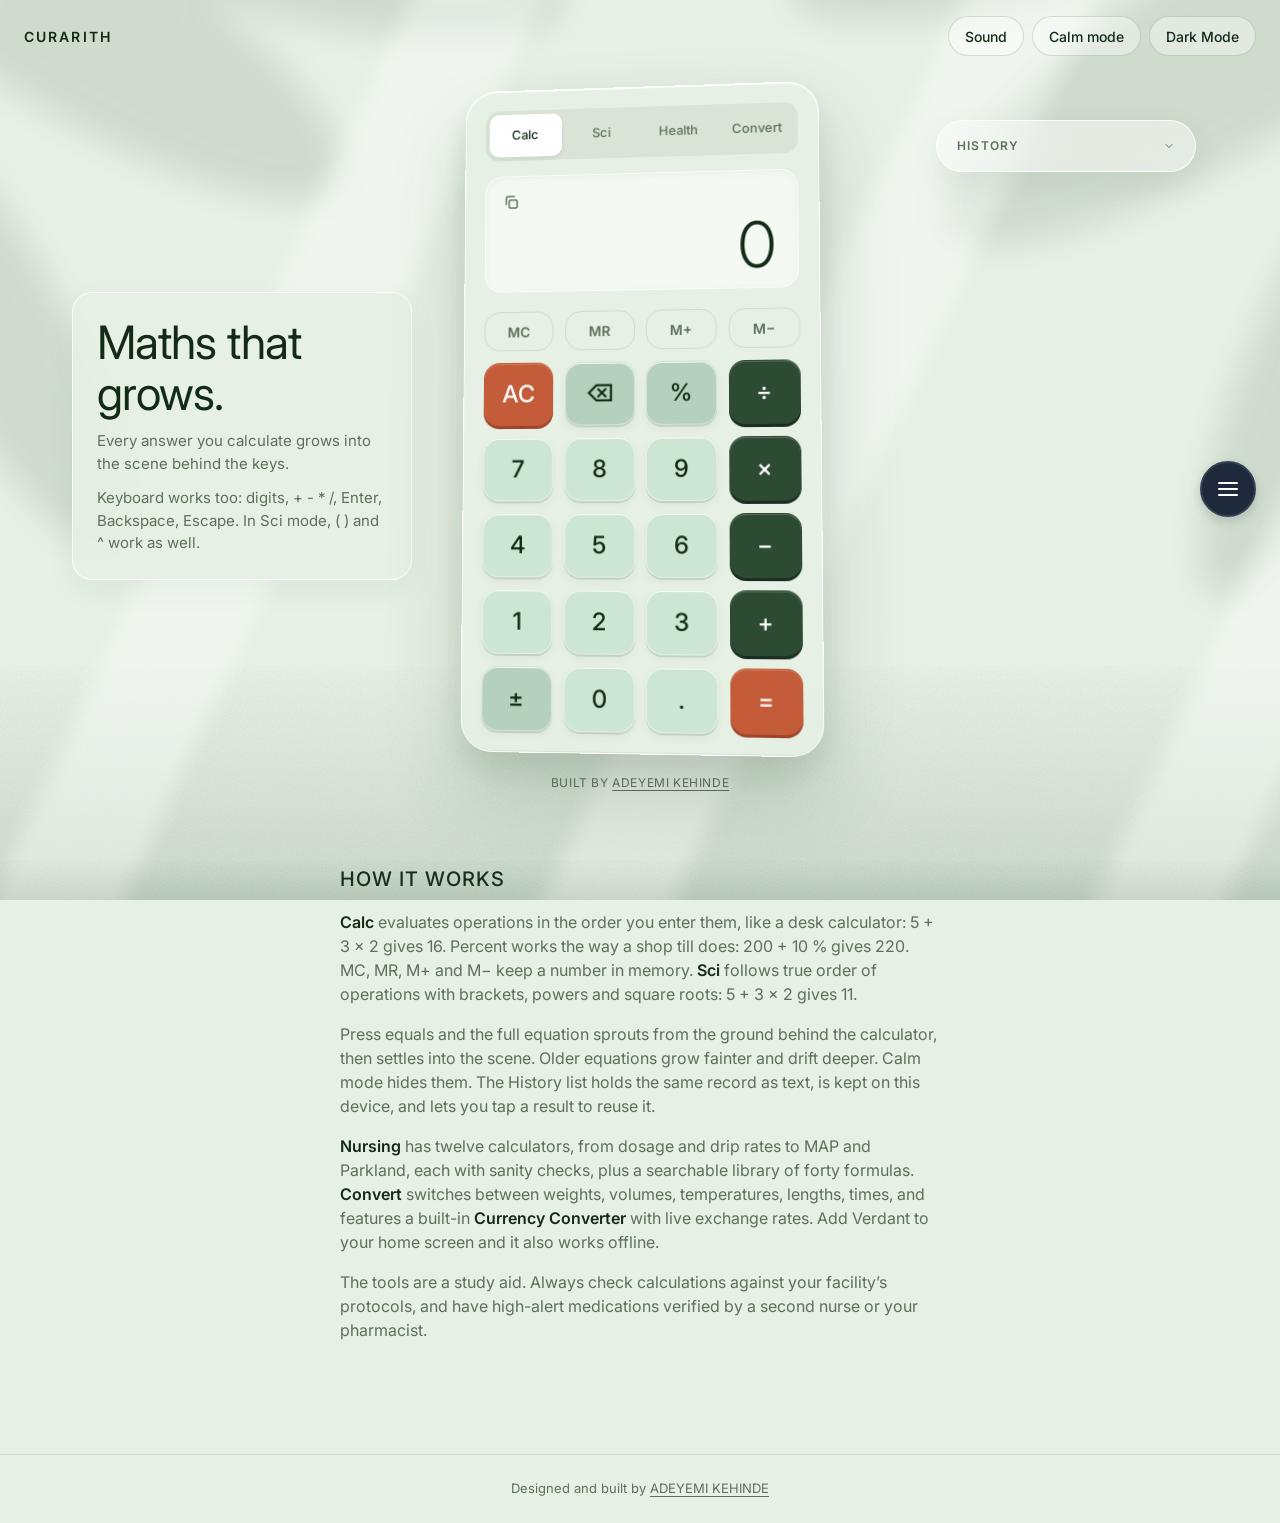
<file: WebDev-L2-Calculator/index.html>
<!DOCTYPE html>
<html lang="en">
<head>
  <meta charset="UTF-8">

  <meta name="viewport" content="width=device-width, initial-scale=1, viewport-fit=cover">
  <title>Curarith| Calculator</title>
  <meta name="description" content="A calculator with a scientific mode, nursing dosage tools and unit converters. Forty nursing formulas drift through the scene behind the keys.">
  <meta name="color-scheme" content="light">
  <meta name="theme-color" content="#CFE3CC">
  <meta name="mobile-web-app-capable" content="yes">
  <meta name="apple-mobile-web-app-capable" content="yes">
  <meta name="apple-mobile-web-app-title" content="Verdant">
  <link rel="manifest" href="manifest.webmanifest">
  
  <link rel="icon" href="./android-chrome-192x192.png" type="image/png">
  <link rel="apple-touch-icon" href="./android-chrome-192x192.png">
  
  <script>
    (function () {
      var root = document.documentElement;
      var memory = navigator.deviceMemory || 8, cores = navigator.hardwareConcurrency || 8;
      var saveData = navigator.connection && navigator.connection.saveData;
      if (memory <= 2 || cores <= 2 || saveData) root.classList.add("lite");
    })();
  </script>

  <link rel="preconnect" href="https://fonts.googleapis.com">
  <link rel="preconnect" href="https://fonts.gstatic.com" crossorigin>
  <link rel="stylesheet" href="https://fonts.googleapis.com/css2?family=Inter:wght@200;400;500&display=swap">

  <link rel="stylesheet" href="style.css">
  
  <!-- Order matters: data files first, because tools.js reads them the moment it runs -->
  <script src="drug.js" defer></script>
  <script src="formulas.js" defer></script>
  <script src="script.js" defer></script>
  <script src="tools.js" defer></script>
  <script src="fluids.js" defer></script>

  <!-- Floating Navigation Styles -->
  <style>
    .fab-container {
      position: fixed;
      bottom: 24px;
      right: 24px;
      z-index: 1000;
      display: flex;
      flex-direction: column;
      align-items: flex-end;
    }
    .fab-button {
      width: 56px;
      height: 56px;
      border-radius: 50%;
      background: #1e293b;
      color: #ffffff;
      border: 2px solid #334155;
      box-shadow: 0 4px 12px rgba(0, 0, 0, 0.15);
      display: flex;
      align-items: center;
      justify-content: center;
      cursor: pointer;
      transition: transform 0.2s ease, background 0.2s ease;
      -webkit-tap-highlight-color: transparent;
    }
    .fab-button:hover, .fab-button:focus-visible {
      background: #334155;
      transform: scale(1.05);
    }
    .fab-menu {
      background: #1e293b;
      border: 1px solid #334155;
      border-radius: 12px;
      padding: 8px;
      margin-bottom: 12px;
      min-width: 220px;
      box-shadow: 0 10px 25px rgba(0, 0, 0, 0.3);
      opacity: 0;
      transform: translateY(10px) scale(0.95);
      pointer-events: none;
      transition: opacity 0.2s ease, transform 0.2s ease;
      transform-origin: bottom right;
    }
    .fab-menu.is-open {
      opacity: 1;
      transform: translateY(0) scale(1);
      pointer-events: auto;
    }
    .fab-menu__list {
      list-style: none;
      margin: 0;
      padding: 0;
    }
    .fab-menu__list li { margin: 0; }
    .fab-link {
      width: 100%;
      text-align: left;
      background: transparent;
      border: none;
      color: #e2e8f0;
      font-size: 15px;
      padding: 12px 16px;
      border-radius: 8px;
      cursor: pointer;
      transition: background 0.15s ease, color 0.15s ease;
    }
    .fab-link:hover, .fab-link:focus-visible {
      background: #334155;
      color: #ffffff;
      outline: none;
    }
    .fab-divider {
      height: 1px;
      background: #334155;
      margin: 6px 0;
    }
    [data-theme="dark"] .fab-button,
    [data-theme="dark"] .fab-menu {
      background: #0f172a;
      border-color: #1e293b;
    }
    [data-theme="dark"] .fab-link:hover {
      background: #1e293b;
    }
  </style>
</head>

<body>
  <a class="skip-link" href="#calculator">Skip to calculator</a>

  <div class="scene" aria-hidden="true">
    <div class="scene__light"></div>                        
    <div class="formula-field" id="formula-field"></div>
    <div class="scene__tunnel"><div class="tunnel"><div class="tunnel__sway" id="echo-layer"></div></div></div>
    <div class="scene__terrain"></div>                        
  </div>

  <header class="site-header">
    <p class="wordmark">Curarith</p>
    <div class="site-header__actions">
      
      <button type="button" class="scene-toggle" id="install-btn" hidden aria-label="Install App">
        <svg class="icon-mobile" viewBox="0 0 24 24" width="18" height="18" stroke="currentColor" stroke-width="2" fill="none" stroke-linecap="round" stroke-linejoin="round">
          <path d="M21 15v4a2 2 0 0 1-2 2H5a2 2 0 0 1-2-2v-4"></path>
          <polyline points="7 10 12 15 17 10"></polyline>
          <line x1="12" y1="15" x2="12" y2="3"></line>
        </svg>
        <span class="text-desktop">Install app</span>
      </button>
      
      <button type="button" class="scene-toggle" id="sound-toggle" aria-pressed="false" aria-label="Toggle Sound">
        <svg class="icon-mobile" viewBox="0 0 24 24" width="18" height="18" stroke="currentColor" stroke-width="2" fill="none" stroke-linecap="round" stroke-linejoin="round">
          <polygon points="11 5 6 9 2 9 2 15 6 15 11 19 11 5"></polygon>
          <path d="M15.54 8.46a5 5 0 0 1 0 7.07"></path>
          <path d="M19.07 4.93a10 10 0 0 1 0 14.14"></path>
        </svg>
        <span class="text-desktop">Sound</span>
      </button>
      
      <button type="button" class="scene-toggle" id="scene-toggle" aria-pressed="false" aria-label="Toggle Calm Mode">
        <svg class="icon-mobile" viewBox="0 0 24 24" width="18" height="18" stroke="currentColor" stroke-width="2" fill="none" stroke-linecap="round" stroke-linejoin="round">
          <path d="M11 20A7 7 0 0 1 9.8 6.1C15.5 5 17 4.48 19 2c1 2 2 4.18 2 8 0 5.5-4.78 10-10 10Z"></path>
          <path d="M2 21c0-3 1.85-5.36 5.08-6C9.5 14.52 12 13 13 12"></path>
        </svg>
        <span class="text-desktop">Calm mode</span>
      </button>
      
      <button type="button" class="scene-toggle" id="theme-toggle" aria-label="Toggle Dark Mode" aria-pressed="false">
        <svg class="icon-moon icon-mobile" viewBox="0 0 24 24" width="18" height="18" stroke="currentColor" stroke-width="2" fill="none" stroke-linecap="round" stroke-linejoin="round">
          <path d="M21 12.79A9 9 0 1 1 11.21 3 7 7 0 0 0 21 12.79z"></path>
        </svg>
        <svg class="icon-sun icon-mobile" viewBox="0 0 24 24" width="18" height="18" stroke="currentColor" stroke-width="2" fill="none" stroke-linecap="round" stroke-linejoin="round" style="display:none;">
          <circle cx="12" cy="12" r="5"></circle><line x1="12" y1="1" x2="12" y2="3"></line><line x1="12" y1="21" x2="12" y2="23"></line><line x1="4.22" y1="4.22" x2="5.64" y2="5.64"></line><line x1="18.36" y1="18.36" x2="19.78" y2="19.78"></line><line x1="1" y1="12" x2="3" y2="12"></line><line x1="21" y1="12" x2="23" y2="12"></line><line x1="4.22" y1="19.78" x2="5.64" y2="18.36"></line><line x1="18.36" y1="5.64" x2="19.78" y2="4.22"></line>
        </svg>
        <span class="text-desktop">Dark Mode</span>
      </button>
    </div>
  </header>

  <main class="stage">

    <button type="button" id="mobile-info-btn" class="mobile-info-btn" aria-expanded="false" aria-controls="intro-title concept-title">
      <svg viewBox="0 0 24 24" width="18" height="18" fill="none" stroke="currentColor" stroke-width="2" stroke-linecap="round" stroke-linejoin="round"><circle cx="12" cy="12" r="10"></circle><line x1="12" y1="16" x2="12" y2="12"></line><line x1="12" y1="8" x2="12.01" y2="8"></line></svg>
      <span>Read Project Info</span>
    </button>

    <section class="intro mobile-collapsible" aria-labelledby="intro-title">
      <h1 id="intro-title">Maths that grows.</h1>
      <p>Every answer you calculate grows into the scene behind the keys.</p>
      <p class="intro__hint">Keyboard works too: digits, + - * /, Enter, Backspace, Escape. In Sci mode, ( ) and ^ work as well.</p>
    </section>

    <section class="calculator" id="calculator" aria-label="Calculator" data-mode="basic">
     
      <div class="calculator__rig">
        <div class="calculator__shadow" aria-hidden="true"></div>
        <div class="calculator__body">

          <div class="tabs" role="tablist" aria-label="Calculator mode">
            <button type="button" class="tab" role="tab" id="tab-basic"   data-tab="basic"   aria-selected="true"  aria-controls="panel-basic"   tabindex="0">Calc</button>
            <button type="button" class="tab" role="tab" id="tab-sci"     data-tab="sci"     aria-selected="false" aria-controls="panel-sci"     tabindex="-1">Sci</button>
            <button type="button" class="tab" role="tab" id="tab-nursing" data-tab="nursing" aria-selected="false" aria-controls="panel-nursing" tabindex="-1">Health</button>
            <button type="button" class="tab" role="tab" id="tab-convert" data-tab="convert" aria-selected="false" aria-controls="panel-convert" tabindex="-1">Convert</button>
          </div>

          <div class="display">
            <button type="button" class="display__copy" id="copy-result" aria-label="Copy result">
              <svg viewBox="0 0 24 24" width="18" height="18" aria-hidden="true" focusable="false"><rect x="9" y="9" width="11" height="11" rx="2" fill="none" stroke="currentColor" stroke-width="2"/><path d="M5 15V6a2 2 0 0 1 2-2h9" fill="none" stroke="currentColor" stroke-width="2" stroke-linecap="round"/></svg>
            </button>
            <span class="display__mem" id="mem-badge" hidden>M</span>
            <p class="display__expression" id="expression" aria-hidden="true"></p>
            <output class="display__result" id="result" for="keypad sci-keypad" aria-live="off">0</output>
          </div>

          <div class="panel" id="panel-basic" role="tabpanel" aria-labelledby="tab-basic">
            <div class="memrow" role="group" aria-label="Memory keys">
              <button type="button" class="key key--mem" data-action="mc"     aria-label="Memory clear">MC</button>
              <button type="button" class="key key--mem" data-action="mr"     aria-label="Memory recall">MR</button>
              <button type="button" class="key key--mem" data-action="mplus"  aria-label="Add to memory">M+</button>
              <button type="button" class="key key--mem" data-action="mminus" aria-label="Subtract from memory">M&minus;</button>
            </div>

            <div class="keypad" id="keypad" role="group" aria-label="Calculator keys">
              <button type="button" class="key key--clear"    data-action="clear"     aria-label="All clear">AC</button>
              <button type="button" class="key key--func"     data-action="backspace" aria-label="Backspace">&#9003;</button>
              <button type="button" class="key key--func"     data-action="percent"   aria-label="Percent">%</button>
              <button type="button" class="key key--operator" data-action="operator"  data-operator="divide"   aria-label="Divide">&divide;</button>

              <button type="button" class="key key--number" data-action="digit" data-value="7">7</button>
              <button type="button" class="key key--number" data-action="digit" data-value="8">8</button>
              <button type="button" class="key key--number" data-action="digit" data-value="9">9</button>
              <button type="button" class="key key--operator" data-action="operator" data-operator="multiply" aria-label="Multiply">&times;</button>

              <button type="button" class="key key--number" data-action="digit" data-value="4">4</button>
              <button type="button" class="key key--number" data-action="digit" data-value="5">5</button>
              <button type="button" class="key key--number" data-action="digit" data-value="6">6</button>
              <button type="button" class="key key--operator" data-action="operator" data-operator="subtract" aria-label="Subtract">&minus;</button>

              <button type="button" class="key key--number" data-action="digit" data-value="1">1</button>
              <button type="button" class="key key--number" data-action="digit" data-value="2">2</button>
              <button type="button" class="key key--number" data-action="digit" data-value="3">3</button>
              <button type="button" class="key key--operator" data-action="operator" data-operator="add" aria-label="Add">+</button>

              <button type="button" class="key key--func"   data-action="negate"  aria-label="Plus or minus">&plusmn;</button>
              <button type="button" class="key key--number" data-action="digit" data-value="0">0</button>
              <button type="button" class="key key--number" data-action="decimal" aria-label="Decimal point">.</button>
              <button type="button" class="key key--equals" data-action="equals"  aria-label="Equals">=</button>
            </div>
          </div>

          <div class="panel" id="panel-sci" role="tabpanel" aria-labelledby="tab-sci" hidden>
            <div class="keypad keypad--sci" id="sci-keypad" role="group" aria-label="Scientific keys">
              <button type="button" class="key key--clear"    data-action="sci-clear" aria-label="All clear">AC</button>
              <button type="button" class="key key--func"     data-action="sci-input" data-value="(" aria-label="Open bracket">(</button>
              <button type="button" class="key key--func"     data-action="sci-input" data-value=")" aria-label="Close bracket">)</button>
              <button type="button" class="key key--func"     data-action="sci-back"  aria-label="Backspace">&#9003;</button>
              <button type="button" class="key key--operator" data-action="sci-input" data-value="&divide;" aria-label="Divide">&divide;</button>

              <button type="button" class="key key--func"     data-action="sci-input" data-value="&#8730;(" aria-label="Square root">&radic;</button>
              <button type="button" class="key key--number"   data-action="sci-input" data-value="7">7</button>
              <button type="button" class="key key--number"   data-action="sci-input" data-value="8">8</button>
              <button type="button" class="key key--number"   data-action="sci-input" data-value="9">9</button>
              <button type="button" class="key key--operator" data-action="sci-input" data-value="&times;" aria-label="Multiply">&times;</button>

              <button type="button" class="key key--func"     data-action="sci-input" data-value="^2" aria-label="Squared">x&sup2;</button>
              <button type="button" class="key key--number"   data-action="sci-input" data-value="4">4</button>
              <button type="button" class="key key--number"   data-action="sci-input" data-value="5">5</button>
              <button type="button" class="key key--number"   data-action="sci-input" data-value="6">6</button>
              <button type="button" class="key key--operator" data-action="sci-input" data-value="&minus;" aria-label="Subtract">&minus;</button>

              <button type="button" class="key key--func"     data-action="sci-input" data-value="^" aria-label="To the power of">x&#696;</button>
              <button type="button" class="key key--number"   data-action="sci-input" data-value="1">1</button>
              <button type="button" class="key key--number"   data-action="sci-input" data-value="2">2</button>
              <button type="button" class="key key--number"   data-action="sci-input" data-value="3">3</button>
              <button type="button" class="key key--operator" data-action="sci-input" data-value="+" aria-label="Add">+</button>

              <button type="button" class="key key--func"     data-action="sci-input" data-value="&pi;" aria-label="Pi">&pi;</button>
              <button type="button" class="key key--number"   data-action="sci-input" data-value="0">0</button>
              <button type="button" class="key key--number"   data-action="sci-input" data-value="." aria-label="Decimal point">.</button>
              <button type="button" class="key key--func"     data-action="sci-input" data-value="e" aria-label="Euler's number e">e</button>
              <button type="button" class="key key--equals"   data-action="sci-equals" aria-label="Equals">=</button>
            </div>
          </div>

          <div class="panel panel--tool" id="panel-nursing" role="tabpanel" aria-labelledby="tab-nursing" hidden></div>
          <div class="panel panel--tool" id="panel-convert" role="tabpanel" aria-labelledby="tab-convert" hidden></div>

        </div>
      </div>

      <p class="visually-hidden" id="announcer" role="status" aria-live="polite"></p>
      <p class="signature">Built by <a href="https://www.linkedin.com/in/adeyemi-kehinde-rn" target="_blank" rel="noopener noreferrer">ADEYEMI KEHINDE<span class="visually-hidden"> on LinkedIn (opens in a new tab)</span></a></p>
    </section>

    <aside class="history" aria-label="Calculation history">
      <details>
        <summary>History</summary>
        <ol class="history__list" id="history-list" reversed></ol>
        <p class="history__empty" id="history-empty">Your calculations will appear here. Tap one to reuse its result.</p>
        <button type="button" class="history__clear" data-action="clear-history" hidden>Clear history</button>
      </details>
    </aside>

    <section class="concept mobile-collapsible" aria-labelledby="concept-title">
      <h2 id="concept-title">How it works</h2>
      <p><strong>Calc</strong> evaluates operations in the order you enter them, like a desk calculator: 5 + 3 &times; 2 gives 16. Percent works the way a shop till does: 200 + 10 % gives 220. MC, MR, M+ and M&minus; keep a number in memory. <strong>Sci</strong> follows true order of operations with brackets, powers and square roots: 5 + 3 &times; 2 gives 11.</p>
      <p>Press equals and the full equation sprouts from the ground behind the calculator, then settles into the scene. Older equations grow fainter and drift deeper. Calm mode hides them. The History list holds the same record as text, is kept on this device, and lets you tap a result to reuse it.</p>
      <p><strong>Nursing</strong> has twelve calculators, from dosage and drip rates to MAP and Parkland, each with sanity checks, plus a searchable library of forty formulas. <strong>Convert</strong> switches between weights, volumes, temperatures, lengths, times, and features a built-in <strong>Currency Converter</strong> with live exchange rates. Add Verdant to your home screen and it also works offline.</p>
      <p>The tools are a study aid. Always check calculations against your facility&rsquo;s protocols, and have high-alert medications verified by a second nurse or your pharmacist.</p>
    </section>

  </main>

  <div class="scene scene--front" aria-hidden="true">
    <div class="scene__terrain-front"></div>
  </div>

  <footer class="site-footer">
    <p>Designed and built by <a href="https://www.linkedin.com/in/adeyemi-kehinde-rn" target="_blank" rel="noopener noreferrer">ADEYEMI KEHINDE</a></p>
  </footer>

  <div class="toast" id="toast" aria-hidden="true"></div>

  <!-- Physiological Limit Warning Modal -->
  <dialog id="clinical-warning-modal" class="modal">
    <div class="modal-content">
      <div class="modal-header">
        <svg viewBox="0 0 24 24" width="24" height="24" stroke="currentColor" stroke-width="2" fill="none" stroke-linecap="round" stroke-linejoin="round">
          <path d="M10.29 3.86L1.82 18a2 2 0 0 0 1.71 3h16.94a2 2 0 0 0 1.71-3L13.71 3.86a2 2 0 0 0-3.42 0z"></path>
          <line x1="12" y1="9" x2="12" y2="13"></line>
          <line x1="12" y1="17" x2="12.01" y2="17"></line>
        </svg>
        <h2>Physiological Limit Warning</h2>
      </div>
      <p id="modal-warning-text">This value is outside normal physiological limits. Please verify the entry.</p>
      <div class="modal-actions">
        <button type="button" id="modal-cancel" class="btn">Edit Entry</button>
        <button type="button" id="modal-confirm" class="btn btn--primary">I am sure, proceed</button>
      </div>
    </div>
  </dialog>
  
  <noscript><p class="noscript">This calculator needs JavaScript to work. Please enable it and reload.</p></noscript>

  <!-- FLOATING NAVIGATION MENU -->
  <div class="fab-container" id="fab-nav">
    <button type="button" class="fab-button" id="fab-toggle" aria-label="Open navigation menu" aria-expanded="false" aria-controls="fab-menu">
      <svg class="fab-icon-open" viewBox="0 0 24 24" width="24" height="24" stroke="currentColor" stroke-width="2" fill="none" stroke-linecap="round" stroke-linejoin="round">
        <line x1="3" y1="12" x2="21" y2="12"></line>
        <line x1="3" y1="6" x2="21" y2="6"></line>
        <line x1="3" y1="18" x2="21" y2="18"></line>
      </svg>
      <svg class="fab-icon-close" viewBox="0 0 24 24" width="24" height="24" stroke="currentColor" stroke-width="2" fill="none" stroke-linecap="round" stroke-linejoin="round" style="display: none;">
        <line x1="18" y1="6" x2="6" y2="18"></line>
        <line x1="6" y1="6" x2="18" y2="18"></line>
      </svg>
    </button>

    <nav class="fab-menu" id="fab-menu" aria-labelledby="fab-toggle">
      <ul class="fab-menu__list">
        <li><button type="button" class="fab-link" data-target="basic">Basic Calc</button></li>
        <li><button type="button" class="fab-link" data-target="sci">Scientific</button></li>
        <li><button type="button" class="fab-link" data-target="nursing">Health Tools</button></li>
        <li><button type="button" class="fab-link" data-target="convert">Converters</button></li>
        <li class="fab-divider" role="separator"></li>
        <li><button type="button" class="fab-link" data-action="drug-ref">Drug Reference</button></li>
        <li><button type="button" class="fab-link" data-action="formula-lib">Formula Library</button></li>
        <li><button type="button" class="fab-link" data-action="fluid-ref">Fluid Reference</button></li>
        <li><button type="button" class="fab-link" data-action="history">View History</button></li>
      </ul>
    </nav>
  </div>

  <!-- FLOATING NAVIGATION LOGIC -->
  <script>
    document.addEventListener("DOMContentLoaded", function () {
      const fabToggle = document.getElementById("fab-toggle");
      const fabMenu = document.getElementById("fab-menu");
      const iconOpen = fabToggle.querySelector(".fab-icon-open");
      const iconClose = fabToggle.querySelector(".fab-icon-close");

      if (!fabToggle || !fabMenu) return;

      function toggleMenu() {
        const isOpen = fabMenu.classList.contains("is-open");
        if (isOpen) {
          fabMenu.classList.remove("is-open");
          fabToggle.setAttribute("aria-expanded", "false");
          iconOpen.style.display = "block";
          iconClose.style.display = "none";
        } else {
          fabMenu.classList.add("is-open");
          fabToggle.setAttribute("aria-expanded", "true");
          iconOpen.style.display = "none";
          iconClose.style.display = "block";
        }
      }

      fabToggle.addEventListener("click", function (e) {
        e.stopPropagation();
        toggleMenu();
      });

      document.addEventListener("click", function (e) {
        if (!fabMenu.contains(e.target) && !fabToggle.contains(e.target)) {
          if (fabMenu.classList.contains("is-open")) toggleMenu();
        }
      });

      // Handle menu item clicks
      document.querySelectorAll(".fab-link").forEach(function (link) {
        link.addEventListener("click", function () {
          const targetTab = this.getAttribute("data-target");
          const action = this.getAttribute("data-action");

          toggleMenu(); // Close the menu

          if (targetTab) {
            const tabBtn = document.querySelector(`[data-tab="${targetTab}"]`);
            if (tabBtn) tabBtn.click();
          } 
          else if (action === "drug-ref" || action === "formula-lib" || action === "fluid-ref") {
            // Switch to Health tab first
            const healthTab = document.querySelector('[data-tab="nursing"]');
            if (healthTab) healthTab.click();
            
            // Wait for the tab to render, then find the specific accordion (details element)
            setTimeout(() => {
              let searchString = "";
              if (action === "drug-ref") searchString = "drug";
              if (action === "formula-lib") searchString = "formula";
              if (action === "fluid-ref") searchString = "fluid";

              // Search all <details> tags on the page to find the right one based on the summary text
              const detailsList = document.querySelectorAll('details');
              const targetDetails = Array.from(detailsList).find(d => {
                const summary = d.querySelector('summary');
                return summary && summary.textContent.toLowerCase().includes(searchString);
              });

              if (targetDetails) {
                targetDetails.open = true; // Expand it
                targetDetails.scrollIntoView({ behavior: 'smooth', block: 'start' }); // Scroll to it
              }
            }, 150);
          } 
          else if (action === "history") {
            const history = document.querySelector(".history details");
            if (history) {
              history.open = true;
              history.scrollIntoView({ behavior: 'smooth', block: 'start' });
            }
          }
        });
      });
    });
  </script>
</body>
</html>
</file>
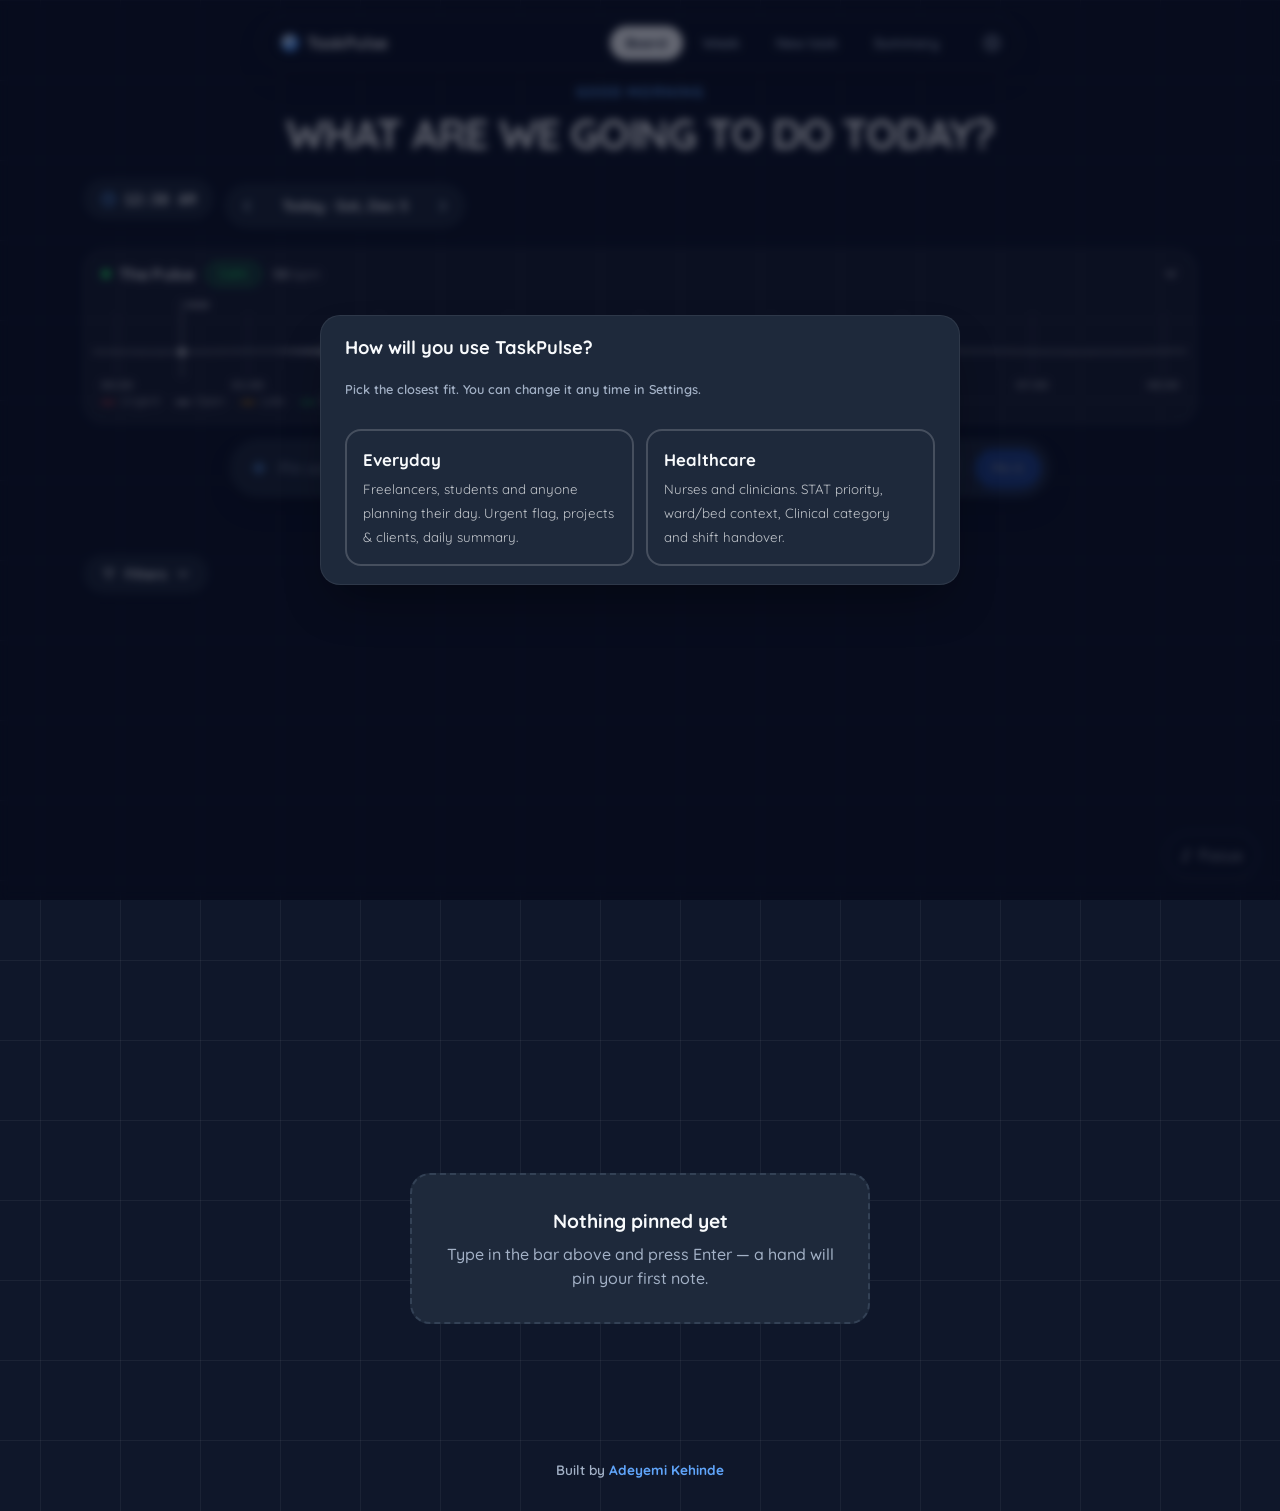
<file: WebDev-L2-To-Do Web app/index.html>
<!DOCTYPE html>
<html lang="en">
<head>
  <meta charset="UTF-8">
  <meta name="viewport" content="width=device-width, initial-scale=1">
  <title>TaskPulse — Daily Canvas</title>
  
  <!-- Google Fonts -->
  <link rel="preconnect" href="https://fonts.googleapis.com">
  <link rel="preconnect" href="https://fonts.gstatic.com" crossorigin>
  <link href="https://fonts.googleapis.com/css2?family=JetBrains+Mono:wght@500;700&family=Patrick+Hand&family=Quicksand:wght@400;500;600;700;800&display=swap" rel="stylesheet">
  
  <!-- Core Styles -->
  <link rel="stylesheet" href="style.css">
  <link rel="stylesheet" href="upgrade.css">
  <link rel="stylesheet" href="extras.css">
  <link rel="stylesheet" href="pwa.css">
  <link rel="stylesheet" href="drag.css" />
  <link rel="stylesheet" href="sound.css" />
  
  <!-- PWA Meta -->
  <link rel="manifest" href="manifest.json">
  <meta name="theme-color" content="#0f172a">
  <meta name="apple-mobile-web-app-capable" content="yes">
  <meta name="apple-mobile-web-app-title" content="TaskPulse">
  <link rel="apple-touch-icon" href="icons/apple-touch-icon.png">
  <link rel="icon" href="favicon.ico" sizes="any">
  <link rel="icon" type="image/png" sizes="32x32" href="icons/favicon-32.png">
</head>
<body data-theme="canvas" data-motion="auto">
  
  <a class="skip-link" href="#main">Skip to content</a>

  <!-- ================= Top bar ================= -->
  <div class="nav-wrapper">
    <header class="topbar">
      <a class="brand" href="#board" aria-label="TaskPulse — board">
        <span class="brand-mark" aria-hidden="true"></span>
        <span class="brand-text">TaskPulse</span>
      </a>
      
      <nav class="topnav" aria-label="Primary">
        <a href="#board" data-view-link="board" aria-label="Board">
          <svg class="nav-icon" viewBox="0 0 24 24" fill="none" stroke="currentColor" stroke-width="2.5" stroke-linecap="round" stroke-linejoin="round" aria-hidden="true"><rect x="3" y="3" width="7" height="7" rx="1.5"/><rect x="14" y="3" width="7" height="7" rx="1.5"/><rect x="3" y="14" width="7" height="7" rx="1.5"/><rect x="14" y="14" width="7" height="7" rx="1.5"/></svg>
          <span class="nav-label">Board</span><span class="nav-count" id="nav-stat-count" title="STAT tasks still open"></span>
        </a>
        
        <!-- NEW: Week Link -->
        <a href="#week" data-view-link="week" aria-label="Plan Week">
          <svg class="nav-icon" viewBox="0 0 24 24" fill="none" stroke="currentColor" stroke-width="2.5" stroke-linecap="round" stroke-linejoin="round" aria-hidden="true"><rect x="3" y="4" width="18" height="18" rx="2" ry="2"/><line x1="16" y1="2" x2="16" y2="6"/><line x1="8" y1="2" x2="8" y2="6"/><line x1="3" y1="10" x2="21" y2="10"/></svg>
          <span class="nav-label">Week</span>
        </a>

        <a href="#new" data-view-link="new" aria-label="New task">
          <svg class="nav-icon" viewBox="0 0 24 24" fill="none" stroke="currentColor" stroke-width="2.5" stroke-linecap="round" stroke-linejoin="round" aria-hidden="true"><rect x="3" y="3" width="18" height="18" rx="4"/><path d="M12 8v8M8 12h8"/></svg>
          <span class="nav-label">New task</span>
        </a>
        <a href="#report" data-view-link="report" aria-label="Handover report">
          <svg class="nav-icon" viewBox="0 0 24 24" fill="none" stroke="currentColor" stroke-width="2.5" stroke-linecap="round" stroke-linejoin="round" aria-hidden="true"><path d="M7 3h7l5 5v13a1 1 0 0 1-1 1H7a1 1 0 0 1-1-1V4a1 1 0 0 1 1-1z"/><path d="M14 3v5h5"/><path d="M9 13h6M9 17h4"/></svg>
          <span class="nav-label">Handover</span>
        </a>
      </nav>
      
      <button type="button" class="icon-btn" id="settings-btn" aria-label="Settings" title="Settings (?)">
        <svg viewBox="0 0 24 24" fill="none" stroke="currentColor" stroke-width="2" stroke-linecap="round" stroke-linejoin="round" aria-hidden="true"><circle cx="12" cy="12" r="3"/><path d="M19.4 15a1.65 1.65 0 0 0 .33 1.82l.06.06a2 2 0 1 1-2.83 2.83l-.06-.06a1.65 1.65 0 0 0-1.82-.33 1.65 1.65 0 0 0-1 1.51V21a2 2 0 1 1-4 0v-.09a1.65 1.65 0 0 0-1-1.51 1.65 1.65 0 0 0-1.82.33l-.06.06a2 2 0 1 1-2.83-2.83l.06-.06a1.65 1.65 0 0 0 .33-1.82 1.65 1.65 0 0 0-1.51-1H3a2 2 0 1 1 0-4h.09a1.65 1.65 0 0 0 1.51-1 1.65 1.65 0 0 0-.33-1.82l-.06-.06a2 2 0 1 1 2.83-2.83l.06.06a1.65 1.65 0 0 0 1.82.33h0a1.65 1.65 0 0 0 1-1.51V3a2 2 0 1 1 4 0v.09a1.65 1.65 0 0 0 1 1.51h0a1.65 1.65 0 0 0 1.82-.33l.06-.06a2 2 0 1 1 2.83 2.83l-.06.06a1.65 1.65 0 0 0-.33 1.82v0a1.65 1.65 0 0 0 1.51 1H21a2 2 0 1 1 0 4h-.09a1.65 1.65 0 0 0-1.51 1z"/></svg>
      </button>
    </header>
  </div>

  <main class="app-main" id="main" tabindex="-1">

    <!-- ================= BOARD ================= -->
    <section class="view" data-view="board" aria-labelledby="board-title">
      <div class="view-head">
        <p class="view-greeting" id="greeting-hello">Hello</p>
        <h1 id="board-title" class="view-title">What are we going to do today?</h1>
        
        <!-- FIXED: Clock and Date wrapper -->
        <div class="header-actions">
          <div class="live-clock" id="live-clock" title="Current time">
            <svg viewBox="0 0 24 24" fill="none" stroke="currentColor" stroke-width="2.5" stroke-linecap="round" stroke-linejoin="round" style="width: 15px; height: 15px;">
              <circle cx="12" cy="12" r="10"></circle>
              <polyline points="12 6 12 12 16 14"></polyline>
            </svg>
            <span id="clock-text">--:--</span>
          </div>
          
          <div class="date-nav" role="group" aria-label="Choose day">
            <button type="button" class="icon-btn" id="date-prev" aria-label="Previous day" title="Previous day ([)">
              <svg viewBox="0 0 24 24" fill="none" stroke="currentColor" stroke-width="2.5" stroke-linecap="round" stroke-linejoin="round" aria-hidden="true"><path d="M15 18l-6-6 6-6"/></svg>
            </button>
            <label class="date-label"><span id="date-text">Today</span><input type="date" id="date-input" aria-label="Jump to date"></label>
            <button type="button" class="icon-btn" id="date-next" aria-label="Next day" title="Next day (])">
              <svg viewBox="0 0 24 24" fill="none" stroke="currentColor" stroke-width="2.5" stroke-linecap="round" stroke-linejoin="round" aria-hidden="true"><path d="M9 18l6-6-6-6"/></svg>
            </button>
            <button type="button" class="today-btn" id="date-today" hidden>Today</button>
          </div>
        </div>
      </div>

      <form id="quick-form" class="quick-add" autocomplete="off">
        <div class="quick-box">
          <svg viewBox="0 0 24 24" fill="none" stroke="currentColor" stroke-width="2.5" stroke-linecap="round" stroke-linejoin="round" aria-hidden="true"><path d="M12 5v14M5 12h14"/></svg>
          <label class="visually-hidden" for="quick-input">Quick add a task</label>
          <input id="quick-input" type="text" maxlength="160" placeholder="Pin something…  Check Bed 4 vitals @14:00 !stat #clinical">
          <kbd class="kbd" aria-hidden="true">/</kbd>
          <button type="submit" class="btn btn-primary btn-sm" id="quick-submit" disabled>Pin it</button>
        </div>
        <div class="quick-chips" id="quick-chips" aria-live="polite"></div>
      </form>

      <div class="nowbar" id="nowbar" hidden></div>
      <div class="carry-banner" id="carry-banner" hidden>
        <span id="carry-text"></span>
        <button type="button" class="btn btn-primary btn-sm" id="carry-btn">Bring to today</button>
      </div>

      <div class="toolbar">
        <div class="chips" id="filter-chips" role="group" aria-label="Filter by category"></div>
        <div class="seg" id="status-seg" role="group" aria-label="Filter by status">
          <button type="button" data-status="all" aria-pressed="true">All</button>
          <button type="button" data-status="open" aria-pressed="false">Open</button>
          <button type="button" data-status="done" aria-pressed="false">Done</button>
        </div>
        <label class="search">
          <svg viewBox="0 0 24 24" fill="none" stroke="currentColor" stroke-width="2.5" stroke-linecap="round" aria-hidden="true"><circle cx="11" cy="11" r="7"/><path d="M20 20l-3.5-3.5"/></svg>
          <span class="visually-hidden">Search notes</span>
          <input type="search" id="search-input" placeholder="Search notes" autocomplete="off">
        </label>
      </div>

      <div class="board" id="board" aria-label="Pinned notes"></div>

      <div id="empty-state" class="canvas-empty" hidden>
        <h2 id="empty-title">Nothing pinned yet</h2>
        <p id="empty-sub">Type in the bar above and press Enter — a hand will pin your first note.</p>
        <button type="button" class="btn btn-glass" id="empty-clear" hidden>Clear filters</button>
      </div>
    </section>

    <!-- ================= WEEK VIEW ================= -->
    <section class="view" data-view="week" hidden aria-labelledby="week-title">
      <div class="view-header">
        <div class="header-left">
          <p class="view-greeting">Plan ahead</p>
          <h1 id="week-title" class="view-title">Your Week</h1>
        </div>
        <div class="header-right">
          <button type="button" class="btn btn-glass" id="week-clear-btn">Clear Unscheduled</button>
        </div>
      </div>

      <!-- Unscheduled Backlog -->
      <div class="week-backlog">
        <span class="filter-label" style="margin-bottom: 8px; display: block;">Backlog (Unscheduled)</span>
        <div class="week-backlog-list" id="week-backlog-list">
          <!-- Tasks without dates will appear here -->
        </div>
      </div>

      <!-- 7-Day Grid -->
      <div class="week-grid" id="week-grid">
        <!-- Generated by JS -->
      </div>
    </section>

    <!-- ================= NEW TASK ================= -->
    <section class="view" data-view="new" hidden aria-labelledby="new-title">
      <div class="view-head">
        <h1 id="new-title" class="view-title">New sticky note</h1>
        <p class="view-sub">Only the title is required. Tip: the quick-add bar on the board is faster.</p>
      </div>
      <div class="form-layout">
        <form id="task-form" class="task-form card" novalidate>
          <div class="fields" id="new-fields"></div>
          <p id="form-error" class="form-error" role="alert" hidden></p>
          <div class="form-actions">
            <button type="submit" class="btn btn-primary">Pin to board</button>
          </div>
        </form>
        <div class="preview-area">
          <span class="preview-label">Live preview</span>
          <div id="preview-slot"></div>
        </div>
      </div>
    </section>

    <!-- ================= HANDOVER REPORT ================= -->
    <section class="view" data-view="report" hidden aria-labelledby="report-title">
      <div class="view-head">
        <h1 id="report-title" class="view-title">Shift handover</h1>
        <p class="view-sub" id="report-sub">Numbers for the day, plus a plain-text handover you can copy.</p>
      </div>

      <div class="dashboard-grid">
        <div class="dash-card">
          <div class="dash-header"><span class="dash-label">Pending</span><span class="dash-num" id="stat-pending">0</span></div>
          <div class="progress-track"><div class="progress-fill fill-pending" id="bar-pending" style="width:0%"></div></div>
        </div>
        <div class="dash-card">
          <div class="dash-header"><span class="dash-label">Completed</span><span class="dash-num" id="stat-done">0</span></div>
          <div class="progress-track"><div class="progress-fill fill-done" id="bar-done" style="width:0%"></div></div>
        </div>
        <div class="dash-card is-stat">
          <div class="dash-header"><span class="dash-label">STAT open</span><span class="dash-num" id="stat-stat">0</span></div>
          <p class="dash-sub">Needs action first.</p>
        </div>
        <div class="dash-card">
          <div class="dash-header"><span class="dash-label">Carried over</span><span class="dash-num" id="stat-carried">0</span></div>
          <p class="dash-sub">Open from earlier days.</p>
        </div>
      </div>

      <div class="report-layout">
        <div>
          <div class="report-who">
            <label class="field"><span class="field-label">Handed over by</span><input type="text" id="report-name" maxlength="40" placeholder="Your name" autocomplete="name"></label>
            <label class="field"><span class="field-label">Shift</span>
              <select id="report-shift"><option value="">Not stated</option><option>Morning</option><option>Day</option><option>Evening</option><option>Night</option></select>
            </label>
          </div>
          <pre class="report-preview" id="report-preview" aria-label="Handover report preview" tabindex="0"></pre>
          <div class="report-actions">
            <button type="button" id="copy-report" class="btn btn-primary">Copy report</button>
            <button type="button" id="download-report" class="btn btn-glass">Download .txt</button>
            <button type="button" id="print-report" class="btn btn-glass">Print</button>
          </div>
        </div>
        <section class="card legend-card" aria-labelledby="legend-title">
          <h2 id="legend-title" class="card-title">Colour key</h2>
          <ul class="legend" id="legend"></ul>
        </section>
      </div>
    </section>
  </main>

  <!-- ================= Edit / detail dialog ================= -->
  <dialog class="dialog" id="note-dialog" aria-labelledby="note-dialog-title">
    <form id="note-form" novalidate>
      <div class="dialog-head">
        <h2 id="note-dialog-title">Edit note</h2>
        <button type="button" class="icon-btn" data-close aria-label="Close">
          <svg viewBox="0 0 24 24" fill="none" stroke="currentColor" stroke-width="2.5" stroke-linecap="round" aria-hidden="true"><path d="M6 6l12 12M18 6L6 18"/></svg>
        </button>
      </div>
      <div class="dialog-body">
        <div class="fields" id="note-fields"></div>
        <p class="meta-line" id="note-meta"></p>
        <p class="form-error" id="note-error" role="alert" hidden></p>
      </div>
      <div class="dialog-foot">
        <button type="button" class="btn btn-danger btn-sm" id="note-delete">Unpin &amp; remove</button>
        <span class="spacer"></span>
        <button type="button" class="btn btn-ghost btn-sm" data-close>Cancel</button>
        <button type="submit" class="btn btn-primary btn-sm">Save changes</button>
      </div>
    </form>
  </dialog>

  <!-- ================= Settings dialog ================= -->
  <dialog class="dialog" id="settings-dialog" aria-labelledby="settings-title">
    <div class="dialog-head">
      <h2 id="settings-title">Settings</h2>
      <button type="button" class="icon-btn" data-close aria-label="Close settings">
        <svg viewBox="0 0 24 24" fill="none" stroke="currentColor" stroke-width="2.5" stroke-linecap="round" aria-hidden="true"><path d="M6 6l12 12M18 6L6 18"/></svg>
      </button>
    </div>
    <div class="dialog-body settings-form">
      <section class="settings-section">
        <h3>Theme</h3>
        <div class="theme-grid" id="theme-grid" role="radiogroup" aria-label="Colour theme"></div>
      </section>
      <section class="settings-section">
        <h3>Animation</h3>
        <div class="seg" id="motion-seg" role="radiogroup" aria-label="Animation">
          <button type="button" role="radio" data-motion="auto" aria-checked="true" aria-pressed="true">Follow my device</button>
          <button type="button" role="radio" data-motion="full" aria-checked="false" aria-pressed="false">Always</button>
          <button type="button" role="radio" data-motion="off" aria-checked="false" aria-pressed="false">Off</button>
        </div>
      </section>
      <section class="settings-section">
        <h3>Handover</h3>
        <label class="field"><span class="field-label">Your name (used on reports)</span><input type="text" id="set-name" maxlength="40" autocomplete="name"></label>
        <label class="switch-row">
          <span>Remind me before timed tasks<small>10 minutes before (15 for STAT) while TaskPulse is open.</small></span>
          <input type="checkbox" id="set-reminders">
        </label>
      </section>
      <section class="settings-section">
        <h3>Your data</h3>
        <p class="meta-line">Everything is stored in this browser only. Back it up now and then.</p>
        <div class="data-actions">
          <button type="button" class="btn btn-glass btn-sm" id="export-btn">Export backup</button>
          <label class="btn btn-glass btn-sm" for="import-input" style="cursor:pointer">Import backup</label>
          <input type="file" id="import-input" accept="application/json,.json" class="visually-hidden">
          <button type="button" class="btn btn-danger btn-sm" id="clear-btn">Delete everything</button>
        </div>
      </section>
      <section class="settings-section">
        <h3>Keyboard shortcuts</h3>
        <dl class="shortcuts">
          <dt><kbd class="kbd">/</kbd></dt><dd>Quick add</dd>
          <dt><kbd class="kbd">n</kbd></dt><dd>New task form</dd>
          <dt><kbd class="kbd">b</kbd> <kbd class="kbd">r</kbd></dt><dd>Board · Handover report</dd>
          <dt><kbd class="kbd">[</kbd> <kbd class="kbd">]</kbd> <kbd class="kbd">t</kbd></dt><dd>Previous day · next day · today</dd>
          <dt><kbd class="kbd">Ctrl</kbd>+<kbd class="kbd">Z</kbd></dt><dd>Undo last removal</dd>
          <dt><kbd class="kbd">?</kbd></dt><dd>This panel</dd>
        </dl>
      </section>
    </div>
    <div class="dialog-foot"><span class="spacer"></span><button type="button" class="btn btn-primary btn-sm" data-close>Done</button></div>
  </dialog>

  <div class="toast-region" id="toast-region" role="status" aria-live="polite"></div>
  <div class="hand-layer" id="hand-layer" aria-hidden="true"></div>
  
  <!-- Footer with Fixed URL -->
  <footer class="app-footer">
    <p>Built by <a href="https://www.linkedin.com/in/adeyemi-kehinde-rn" target="_blank" rel="noopener noreferrer">Adeyemi Kehinde</a></p>
  </footer>
  
  <script src="store.js"></script>
  <script src="app.js"></script>
  <script src="upgrade.js"></script>
  <script src="extras.js"></script>
  <script src="pwa.js"></script>
  <script src="canvas-drag.js"></script>
  <script src="focus-sound.js"></script>
</body>
</html>
</file>
<file: WebDev-L2-Calculator/style.css>
/* VERDANT - Main Stylesheet */

:root {
  /* Typography */
  --ink: #132A17;
  --ink-dim: #5C705A;
  --error: #C45C3A;
  
  /* Canvas */
  --bg-base: #E6F0E4;
  --bg-glow: #F8FAF5;
  
  /* Surfaces */
  --panel: rgba(255, 255, 255, 0.45);
  --display: rgba(255, 255, 255, 0.6);
  --edge: rgba(255, 255, 255, 0.8);
  
  /* Keys & Accents */
  --key-number: #CDE6D3;
  --key-func: #B5D0BC;
  --key-op: #2D4A32;
  --accent: #C45C3A;
  
  /* Elements */
  --glyph: #2D4A32;
  --focus: #2D4A32;
  --warn-bg: rgba(196, 92, 58, 0.15); 
  --warn-ink: #8A3520;
  
  /* Physics & Fonts */
  --font: "Inter", -apple-system, "SF Pro Display", system-ui, "Segoe UI", sans-serif;
  --ease-out: cubic-bezier(.22,1,.36,1); 
  --spring: cubic-bezier(.34,1.4,.64,1);
  --calc-w: 360px; 
  --pad: 20px; 
  --gap: 12px; 
  --display-h: 120px; 
  --key-h: 64px; 
  --key-radius: 16px; 
  --body-radius: 32px; 
  --result-size: 64px;

  /* SVG Assets */
  --noise: url("data:image/svg+xml,%3Csvg xmlns='http://www.w3.org/2000/svg' width='240' height='240'%3E%3Cfilter id='n'%3E%3CfeTurbulence type='fractalNoise' baseFrequency='.8' numOctaves='2' stitchTiles='stitch'/%3E%3CfeColorMatrix values='0 0 0 0 .2 0 0 0 0 .4 0 0 0 0 .3 0 0 0 1.2 -.5'/%3E%3C/filter%3E%3Crect width='100%25' height='100%25' filter='url(%23n)'/%3E%3C/svg%3E");
  --leaves: url("data:image/svg+xml,%3Csvg xmlns='http://www.w3.org/2000/svg' viewBox='0 0 800 600' preserveAspectRatio='xMidYMid slice'%3E%3Cdefs%3E%3Cfilter id='b' x='-30%25' y='-30%25' width='160%25' height='160%25'%3E%3CfeGaussianBlur stdDeviation='9'/%3E%3C/filter%3E%3C/defs%3E%3Cg fill='%232D4A32' filter='url(%23b)'%3E%3Cellipse cx='70' cy='50' rx='190' ry='52' transform='rotate(32 70 50)'/%3E%3Cellipse cx='210' cy='20' rx='150' ry='40' transform='rotate(12 210 20)'/%3E%3Cellipse cx='40' cy='230' rx='140' ry='38' transform='rotate(62 40 230)'/%3E%3Cellipse cx='740' cy='70' rx='200' ry='54' transform='rotate(148 740 70)'/%3E%3Cellipse cx='620' cy='10' rx='140' ry='36' transform='rotate(165 620 10)'/%3E%3Cellipse cx='770' cy='260' rx='130' ry='34' transform='rotate(112 770 260)'/%3E%3C/g%3E%3C/svg%3E");
  --chevron: url("data:image/svg+xml,%3Csvg xmlns='http://www.w3.org/2000/svg' width='12' height='8' viewBox='0 0 12 8'%3E%3Cpath d='M1 1.5l5 5 5-5' fill='none' stroke='%235C705A' stroke-width='1.8' stroke-linecap='round' stroke-linejoin='round'/%3E%3C/svg%3E");
}

@property --tilt { syntax:"<number>"; inherits:true; initial-value:1; }

/* Base Reset */
*,*::before,*::after { box-sizing:border-box; }
[hidden] { display:none !important; }
html { -webkit-text-size-adjust:100%; scroll-behavior:smooth; scroll-padding-top:16px; }
body { margin:0; min-height:100dvh; background:var(--bg-base); color:var(--ink); font-family:var(--font); line-height:1.5; overflow-x:hidden; }
h1,h2,p { margin:0; }
a { color:inherit; text-underline-offset:3px; }
.visually-hidden { position:absolute; width:1px; height:1px; margin:-1px; padding:0; overflow:hidden; clip:rect(0 0 0 0); white-space:nowrap; border:0; }
.skip-link { position:absolute; left:16px; top:-64px; z-index:20; padding:8px 16px; border-radius:8px; background:var(--ink); color:#fff; }
.skip-link:focus { top:16px; }
.noscript { position:relative; z-index:10; margin:16px; padding:16px; border-radius:12px; background:var(--panel); color:var(--error); }
:is(a,button,summary,input,select):focus-visible { outline:3px solid var(--focus); outline-offset:3px; }

/* Background Scene */
.scene { position:fixed; inset:0; z-index:0; pointer-events:none; overflow:hidden; contain:layout paint style; background:var(--bg-base); }
.scene__light::after { content:""; position:absolute; inset:-6%; background:var(--leaves) center/cover; opacity:.12; }
.scene__light::before { content:""; position:absolute; inset:-20%; z-index:1; background:repeating-linear-gradient(115deg, transparent 0 180px, rgba(255,255,255,0.4) 180px 300px, transparent 300px 500px); animation:light-drift 80s ease-in-out infinite alternate; filter: blur(10px); }
@keyframes light-drift { from { transform:translate3d(-4%,0,0); } to { transform:translate3d(4%,0,0); } }
.scene__terrain { position:absolute; left:0; right:0; bottom:0; height:26vh; background:linear-gradient(0deg,rgba(45,74,50,.15),transparent); }
.scene__terrain::after,.scene__terrain-front::after { content:""; position:absolute; inset:0; background:var(--noise); opacity:.15; mix-blend-mode:multiply; }
.scene--front { inset:auto 0 0 0; height:40px; z-index:6; background:none; }
.scene__terrain-front { position:absolute; inset:0; background:linear-gradient(0deg,rgba(45,74,50,.1),transparent); }

/* Header & Layout */
.site-header { position:relative; z-index:5; display:flex; justify-content:space-between; align-items:center; gap:12px; flex-wrap:wrap; padding:max(16px,env(safe-area-inset-top)) max(24px,env(safe-area-inset-right)) 0 max(24px,env(safe-area-inset-left)); animation:fade-down 900ms var(--ease-out) 1300ms both; }
.site-header__actions { display:flex; flex-wrap:wrap; justify-content:flex-end; gap:8px; }
.wordmark { font-size:14px; font-weight:600; letter-spacing:.15em; color:var(--ink); text-transform:uppercase; }

/* Toggle Buttons (Desktop Text / Mobile Icons) */
.scene-toggle { display:flex; align-items:center; justify-content:center; gap:6px; min-height:40px; padding:8px 16px; border:1px solid rgba(19,42,23,.15); border-radius:999px; background:rgba(255,255,255,.4); color:var(--ink); font:inherit; font-size:14px; font-weight:500; cursor:pointer; touch-action:manipulation; transition:all 0.2s; backdrop-filter: blur(10px); }
.scene-toggle:hover { background:rgba(255,255,255,.7); }
.scene-toggle[aria-pressed="true"] { background:var(--ink); color:#fff; }
.scene-toggle .icon-mobile { display:none; }
.scene-toggle .text-desktop { display:inline; }

.stage { position:relative; z-index:5; display:grid; justify-items:center; align-content:start; gap:24px; padding:24px 16px 72px; min-height:calc(100dvh - 48px); }
.intro { max-width:34ch; padding:24px; border-radius:20px; background:var(--panel); -webkit-backdrop-filter:blur(20px); backdrop-filter:blur(20px); border:1px solid var(--edge); box-shadow: 0 10px 30px rgba(45,74,50,0.05); animation:fade-up 900ms var(--ease-out) 1500ms both; }
.intro h1 { font-size:clamp(30px,3.6vw,46px); font-weight:400; line-height:1.1; margin-bottom:12px; letter-spacing:-.02em; color:var(--ink); }
.intro p { color:var(--ink-dim); font-size:15px; }
.intro__hint { margin-top:12px; font-size:13px; }

.concept { grid-column:1/-1; max-width:60ch; padding-top:48px; color:var(--ink-dim); content-visibility:auto; contain-intrinsic-size:auto 520px; }
.concept h2 { font-size:20px; font-weight:500; color:var(--ink); margin-bottom:16px; text-transform:uppercase; letter-spacing:0.05em; }
.concept p + p { margin-top:16px; }
.concept strong { font-weight:600; color:var(--ink); }

.site-footer { position:relative; z-index:5; padding:24px 24px max(24px,env(safe-area-inset-bottom)); font-size:13px; color:var(--ink-dim); text-align:center; border-top:1px solid rgba(19,42,23,.1); margin-top:40px; }
@keyframes fade-down { from { opacity:0; translate:0 -16px; } }
@keyframes fade-up { from { opacity:0; translate:0 18px; } }

/* Calculator Chassis */
.calculator { perspective:1400px; width:min(92vw,var(--calc-w)); order:-1; }
.calculator__rig { position:relative; --tilt:1; transition:--tilt 600ms var(--ease-out); transform:rotateX(calc((4deg - var(--py,0)*1.5deg)*var(--tilt))) rotateY(calc((-6deg + var(--px,0)*1.5deg)*var(--tilt))); }
.calculator[data-mode="nursing"] .calculator__rig,.calculator[data-mode="convert"] .calculator__rig { --tilt:0; }
.calculator__shadow { position:absolute; inset:0; border-radius:var(--body-radius); box-shadow:0 40px 80px rgba(45,74,50,.2), 0 15px 30px rgba(45,74,50,.1); animation:shadow-land 1700ms ease-out both 250ms; }
@keyframes shadow-land {
  0%,34% { opacity:0; scale:.9; }
  52%    { opacity:1; scale:1; }
  66%    { opacity:.55; scale:.97; }
  80%    { opacity:1; scale:1; }
  90%    { opacity:.8; scale:.99; }
  100%   { opacity:1; scale:1; }
}
.calculator__body { position:relative; z-index:1; isolation:isolate; padding:var(--pad); border-radius:var(--body-radius); background:var(--panel); -webkit-backdrop-filter:blur(24px) saturate(1.2); backdrop-filter:blur(24px) saturate(1.2); border:1px solid var(--edge); box-shadow:inset 0 1px 0 rgba(255,255,255,.9), inset 0 -1px 0 rgba(0,0,0,.05); animation:slab-drop 1700ms both 250ms; }
.calculator__body::before, .calculator__body::after { display:none; }
@keyframes slab-drop {
  0%   { translate:0 -125vh; rotate:9deg;    animation-timing-function:cubic-bezier(.55,0,.9,.45); }
  52%  { translate:0 0;      rotate:-1.5deg; animation-timing-function:cubic-bezier(.2,.7,.3,1); }
  66%  { translate:0 -34px;  rotate:.8deg;   animation-timing-function:cubic-bezier(.55,0,.9,.45); }
  80%  { translate:0 0;      rotate:-.3deg;  animation-timing-function:cubic-bezier(.2,.7,.3,1); }
  90%  { translate:0 -9px;   rotate:.1deg;   animation-timing-function:cubic-bezier(.55,0,.9,.45); }
  100% { translate:0 0;      rotate:0deg; }
}
@supports not (backdrop-filter:blur(1px)) { .calculator__body { background:rgba(230, 240, 228, 0.95); } }

/* Tabs & Display */
.tabs { display:grid; grid-template-columns:repeat(4,1fr); gap:4px; padding:4px; margin-bottom:16px; border-radius:14px; background:rgba(19,42,23,.06); }
.tab { min-height:44px; padding:0 2px; border:0; border-radius:10px; background:none; color:var(--ink-dim); font:inherit; font-size:13px; font-weight:500; cursor:pointer; touch-action:manipulation; transition:all 0.2s; }
.tab[aria-selected="true"] { background:#fff; color:var(--ink); box-shadow:0 2px 5px rgba(19,42,23,.08); }

.display { position:relative; display:flex; flex-direction:column; justify-content:flex-end; align-items:flex-end; height:var(--display-h); padding:16px 20px; margin-bottom:20px; border-radius:18px; background:var(--display); box-shadow:inset 0 2px 6px rgba(45,74,50,.06); overflow:hidden; border:1px solid rgba(255,255,255,0.5); }
.display__copy { position:absolute; top:8px; left:8px; display:grid; place-items:center; width:36px; height:36px; padding:0; border:0; border-radius:10px; background:none; color:var(--ink-dim); cursor:pointer; transition:color 0.2s; }
.display__copy:hover { color:var(--ink); }
.display__mem { position:absolute; top:14px; left:52px; padding:2px 8px; border-radius:6px; background:var(--key-op); color:#fff; font-size:11px; font-weight:600; letter-spacing:0.05em; }
.display__expression { max-width:100%; min-height:1.5em; font-size:16px; color:var(--ink-dim); white-space:nowrap; overflow:hidden; text-overflow:ellipsis; font-weight:500; }
.display__result { max-width:100%; font-size:var(--result-size); font-weight:300; line-height:1.1; font-variant-numeric:tabular-nums; white-space:nowrap; overflow:hidden; color:var(--ink); }
.display__result[data-size="md"] { font-size:calc(var(--result-size)*.75); }
.display__result[data-size="sm"] { font-size:calc(var(--result-size)*.56); }
.display__result.is-preview { color:var(--ink-dim); }
.display__result.is-error { color:var(--error); font-size:28px; font-weight:500; }
.display__result.is-revealed { animation:result-reveal 320ms var(--ease-out); }
@keyframes result-reveal { from { opacity:0; translate:0 8px; } to { opacity:1; translate:0 0; } }

/* Keypads & Keys */
.keypad { display:grid; grid-template-columns:repeat(4,1fr); gap:var(--gap); }
.keypad--sci { display:grid; grid-template-columns:repeat(5,1fr); gap:calc(var(--gap)*.8); }
.signature { margin-top:24px; text-align:center; font-size:12px; color:var(--ink-dim); text-transform:uppercase; letter-spacing:0.05em; }

.key { height:var(--key-h); min-height:48px; padding:0; border:1px solid rgba(255,255,255,0.4); border-radius:var(--key-radius); font:inherit; font-size:24px; font-weight:500; color:var(--ink); cursor:pointer; touch-action:manipulation; -webkit-tap-highlight-color:transparent; box-shadow:0 2px 0 rgba(45,74,50,.15), 0 4px 10px rgba(45,74,50,.05), inset 0 1px 0 rgba(255,255,255,.8); transition:transform 160ms var(--ease-out),box-shadow 160ms var(--ease-out),filter 120ms ease-out; }
html:not(.is-ready) #panel-basic .key { animation:key-rise 560ms var(--ease-out) both; animation-delay:calc(1000ms + var(--i,0)*32ms); }
@keyframes key-rise { from { opacity:0; translate:0 16px; scale:.88; } }
.keypad--sci .key { height:calc(var(--key-h)*.88); font-size:20px; }

.key--number { background:var(--key-number); }
.key--func { background:var(--key-func); }
.key--operator { background:var(--key-op); color:#fff; border-color:transparent; box-shadow:0 3px 0 #1A2D23, inset 0 1px 0 rgba(255,255,255,.2); }
.key--equals,.key--clear { background:var(--accent); color:#fff; border-color:transparent; box-shadow:0 3px 0 #9E452A, inset 0 1px 0 rgba(255,255,255,.2); }
.key--mem { height:40px; min-height:40px; font-size:14px; font-weight:600; background:transparent; color:var(--ink-dim); box-shadow:none; border-color:rgba(19,42,23,.1); }
.memrow { display:grid; grid-template-columns:repeat(4,1fr); gap:var(--gap); margin-bottom:var(--gap); }

@media (hover:hover) { .key:hover { filter:brightness(1.03); } }
.key:active,.key.is-pressed { transform:translateY(3px); box-shadow:0 0 0 transparent, inset 0 2px 5px rgba(0,0,0,.1); transition-duration:80ms; }
.key--equals:active, .key--equals.is-pressed, .key--clear:active, .key--clear.is-pressed { box-shadow:0 0 0 transparent, inset 0 2px 5px rgba(0,0,0,.2); }
.key--mem:active,.key--mem.is-pressed { box-shadow:none; }
.key:focus-visible { outline:3px solid var(--focus); outline-offset:3px; }
.key--operator.is-active { background:#203626; box-shadow:0 0 0 #1A2D23, inset 0 1px 3px rgba(0,0,0,.8); }

/* Tools (Nursing / Convert) */
.tool__formula { margin:2px 0 16px; padding:12px; background:rgba(255, 255, 255, 0.4); border-radius:8px; border:1px solid rgba(19, 42, 23, 0.05); font-size:14px; color:var(--ink-dim); font-variant-numeric:tabular-nums; }
.tool__form { display:grid; grid-template-columns:1fr 1fr; gap:16px; margin:0; }
.field { display:grid; gap:6px; min-width:0; align-content:start; }
.field--wide { grid-column:1/-1; }
.field__label { font-size:12px; font-weight:600; letter-spacing:.05em; color:var(--ink-dim); text-transform:uppercase; }
.control { width:100%; min-height:44px; padding:10px 12px; border:1px solid rgba(19,42,23,.15); border-radius:12px; background:rgba(255,255,255,.6); color:var(--ink); font:inherit; font-size:15px; box-shadow:inset 0 1px 3px rgba(0,0,0,0.05); }
.control::placeholder { color:var(--ink-dim); opacity:.6; }
select.control { -webkit-appearance:none; appearance:none; padding-right:32px; background:rgba(255,255,255,.6) var(--chevron) no-repeat right 12px center; cursor:pointer; }
.input-wrap { position:relative; }
.input-wrap .control--unit { padding-right:72px; }
.input-wrap__unit { position:absolute; top:50%; right:12px; translate:0 -50%; max-width:64px; overflow:hidden; text-overflow:ellipsis; white-space:nowrap; font-size:12px; color:var(--ink-dim); pointer-events:none; }
.convert-row { display:grid; grid-template-columns:1fr auto 1fr; gap:8px; align-items:end; margin-top:10px; }
.panel--tool > .field + .field,.panel--tool > .field + .convert-row { margin-top:10px; }

.result-card { margin-top:20px; padding:20px; border-radius:16px; background:var(--display); box-shadow:inset 0 4px 12px rgba(45,74,50,.08); min-height:92px; border:1px solid rgba(255,255,255,0.5); display:flex; flex-direction:column; gap:12px; }
.result-card__value { font-size:42px; font-weight:300; line-height:1.15; font-variant-numeric:tabular-nums; overflow-wrap:anywhere; color:var(--ink); min-height:50px; }
.result-card__value.is-empty { color:var(--ink-dim); }
.result-card__unit { font-size:14px; font-weight:500; color:var(--ink-dim); }
.result-card__detail { font-size:13px; color:var(--ink-dim); line-height:1.5; font-variant-numeric:tabular-nums; }
.result-card__warnings { display:grid; gap:6px; }
.result-card__warn { margin-top:8px; padding:8px 10px; border-radius:8px; background:var(--warn-bg); color:var(--warn-ink); font-size:13px; border: 1px solid rgba(196, 92, 58, 0.3); }
.result-card__note { font-size:13px; color:var(--ink-dim); line-height:1.5; opacity:0.8; }
.result-card__note:empty { display:none; }

.tool__actions { display:grid; grid-template-columns:1fr 1fr; gap:12px; margin-top:20px; }
.btn { min-height:44px; padding:12px 16px; border:1px solid rgba(19,42,23,.15); border-radius:12px; background:rgba(255,255,255,.5); color:var(--ink); font:inherit; font-size:14px; font-weight:600; cursor:pointer; transition:all 0.2s; }
.btn:hover { background:rgba(255,255,255,.8); }
.btn--primary { background:var(--key-op); border-color:var(--key-op); color:#fff; box-shadow:0 4px 10px rgba(45, 74, 50, 0.15); }
.btn--primary:hover { background:#203626; }
.btn:disabled { opacity:.5; cursor:not-allowed; }
.btn--small { min-height:40px; padding:6px 12px; font-size:13px; }
.btn--icon { min-width:44px; padding:0; font-size:16px; }

.tool__disclaimer { margin-top:16px; padding:12px; font-size:12px; color:var(--ink-dim); opacity:0.8; line-height:1.6; background:rgba(255, 255, 255, 0.3); border-radius:8px; }

.library { margin-top:24px; border-top:1px solid rgba(19,42,23,.1); padding-top:16px; }
.library summary { cursor:pointer; padding:12px 0; font-size:13px; font-weight:600; color:var(--ink); text-transform:uppercase; letter-spacing:0.05em; }
.library__list { max-height:350px; margin:8px 0 0; padding:0 8px 0 0; list-style:none; overflow-y:auto; }
.library__list::-webkit-scrollbar { width: 6px; }
.library__list::-webkit-scrollbar-track { background: rgba(0,0,0,0.05); border-radius: 10px; }
.library__list::-webkit-scrollbar-thumb { background: var(--ink-dim); border-radius: 10px; }
.library__row { display:flex; align-items:center; justify-content:space-between; gap:16px; padding:16px 8px; border-bottom:1px solid rgba(19,42,23,.08); transition:background 0.2s; }
.library__row:hover { background:rgba(255,255,255,0.5); border-radius:8px; }
.library__text { display:grid; gap:2px; min-width:0; }
.library__name { font-size:13px; font-weight:600; color:var(--ink); }
.library__formula { font-size:13px; color:var(--ink-dim); overflow-wrap:anywhere; }
.library__empty { padding:12px 0; font-size:13px; color:var(--ink-dim); }
.library .control { margin-top:8px; }
.library__row .btn { padding:6px 12px; font-size:12px; background:rgba(255, 255, 255, 0.8); border:1px solid rgba(19, 42, 23, 0.15); color:var(--ink); }
.library__row .btn:hover { background:var(--ink); color:#fff; }

/* History Card */
.history { width: min(92vw, var(--calc-w)); margin: 20px auto 0 auto; background: var(--panel); border: 1px solid var(--edge); border-radius: var(--body-radius); backdrop-filter: blur(20px); -webkit-backdrop-filter: blur(20px); box-shadow: 0 10px 30px rgba(45,74,50,0.08); position: relative; z-index: 10; animation: fade-up 900ms var(--ease-out) 1700ms both; }
.history summary { display: flex; align-items: center; justify-content: space-between; padding: 16px 20px; cursor: pointer; font-size: 12px; font-weight: 600; color: var(--ink-dim); text-transform: uppercase; letter-spacing: 0.1em; list-style: none; transition: color 0.2s; }
.history summary::-webkit-details-marker { display: none; }
.history summary:hover { color: var(--ink); }
.history summary::after { content: ""; width: 12px; height: 12px; background-image: url("data:image/svg+xml,%3Csvg xmlns='http://www.w3.org/2000/svg' viewBox='0 0 24 24' fill='none' stroke='%235C705A' stroke-width='2' stroke-linecap='round' stroke-linejoin='round'%3E%3Cpolyline points='6 9 12 15 18 9'%3E%3C/polyline%3E%3C/svg%3E"); background-size: contain; background-repeat: no-repeat; transition: transform 0.3s var(--ease-out); }
.history[open] summary::after { transform: rotate(180deg); }
.history__list { margin: 0; padding: 0 20px 16px 20px; list-style: none; max-height: 200px; overflow-y: auto; }
.history__list li { border-bottom: 1px solid rgba(19,42,23,.06); }
.history__item { display: block; width: 100%; padding: 12px 0; border: none; background: none; color: var(--ink); font: inherit; font-size: 15px; font-variant-numeric: tabular-nums; text-align: left; cursor: pointer; transition: color 0.2s, transform 0.1s; }
.history__item:hover { color: var(--accent); }
.history__empty { padding: 0 20px 16px; font-size: 13px; color: var(--ink-dim); font-style: italic; }
.history__clear { margin: 0 20px 20px; padding: 10px; width: calc(100% - 40px); border: 1px solid var(--edge); border-radius: 8px; background: rgba(255,255,255,0.5); color: var(--ink-dim); font: inherit; font-size: 12px; font-weight: 500; cursor: pointer; transition: background 0.2s; }
.history__clear:hover { background: rgba(255,255,255,0.9); color: var(--ink); }

/* Toast */
.toast { position:fixed; left:50%; bottom:max(24px,env(safe-area-inset-bottom)); z-index:30; max-width:90vw; padding:12px 20px; border-radius:999px; background:var(--ink); color:#fff; font-size:13px; font-weight:500; white-space:nowrap; overflow:hidden; text-overflow:ellipsis; pointer-events:none; opacity:0; translate:-50% 10px; transition:opacity 150ms,translate 150ms var(--ease-out); box-shadow: 0 10px 30px rgba(0,0,0,0.2);}
.toast.is-on { opacity:1; translate:-50% 0; }

/* Equation Tunnel & Formula Field */
.scene__tunnel { position:absolute; inset:0; perspective:900px; perspective-origin:50% 50%; }
body.calm .scene__tunnel { display:none; }
.tunnel { --rx:min(44vw,520px); --ry:min(30vh,270px); --fs:1; position:absolute; left:50%; top:42%; width:0; height:0; transform-style:preserve-3d; transform:rotateX(calc(var(--py,0)*-3deg)) rotateY(calc(var(--px,0)*5deg)); }
.tunnel__sway { position:absolute; inset:0; transform-style:preserve-3d; }
.ring { position:absolute; inset:0; transform-style:preserve-3d; translate:0 0 calc(-140px - var(--age,0)*230px); transition:translate 800ms var(--ease-out); animation:ring-pop 600ms var(--ease-out) both; }
@keyframes ring-pop { from { opacity:0; } }
.glyph { position:absolute; left:0; top:0; white-space:nowrap; font-size:calc(var(--size,34px)*var(--fs)); font-weight:500; color:var(--glyph); font-variant-numeric:tabular-nums; translate:calc(cos(var(--a))*var(--rx) - 50%) calc(sin(var(--a))*var(--ry) - 50%) var(--z,0px); opacity:max(.1,calc(1 - var(--age,0)*.18)); animation:glyph-in 400ms ease-out both; animation-delay:calc(var(--k,0)*40ms); }
.glyph--result { --size:56px; font-weight:600; color:var(--accent); }
@keyframes glyph-in { from { opacity:0; } }
@supports not (width:calc(cos(1deg)*1px)) { .scene__tunnel { display:none; } }

.formula-field { position:absolute; inset:0; perspective:1000px; perspective-origin:50% 40%; }
body.calm .formula-field { display:none; }
.formula { --z:0px; --o:.9; --s:1; position:absolute; width:max-content; max-width:200px; padding:12px 16px; border-radius:12px; background:rgba(255,255,255,.5); border:1px solid rgba(255,255,255,.8); backdrop-filter: blur(10px); box-shadow:0 10px 25px rgba(45,74,50,.06); animation:formula-life var(--life,8s) linear both; }
.formula[data-tier="0"] { --z:100px;  --o:.95; --s:1; }
.formula[data-tier="1"] { --z:-40px;  --o:.8;  --s:.95; }
.formula[data-tier="2"] { --z:-200px; --o:.6;  --s:.85; }
.formula__name { display:flex; align-items:center; gap:6px; margin-bottom:4px; font-size:10px; font-weight:600; letter-spacing:.1em; text-transform:uppercase; color:var(--ink-dim); }
.formula__name::before { content:""; width:4px; height:4px; border-radius:50%; background:var(--accent); flex:none; }
.formula__text { display:block; font-size:15px; font-weight:500; line-height:1.3; color:var(--ink); font-variant-numeric:tabular-nums; }
.formula--static { animation:none; opacity:var(--o); scale:var(--s); translate:-50% -50% var(--z); }
@keyframes formula-life {
  0%   { opacity:0; scale:1; translate:-50% calc(-50% + 20px) calc(var(--z) - 100px); animation-timing-function:var(--ease-out); }
  10%  { opacity:var(--o); scale:var(--s); translate:-50% -50% var(--z); animation-timing-function:ease-in-out; }
  90%  { opacity:var(--o); scale:var(--s); translate:-50% calc(-50% - 10px) calc(var(--z) + 20px); animation-timing-function:ease-in; }
  100% { opacity:0; scale:var(--s); translate:-50% calc(-50% - 20px) calc(var(--z) + 40px); }
}

html.is-scrolling .scene__light::before, html.is-scrolling .formula { animation-play-state:paused; }

/* Lite Mode & Reduced Motion */
html.lite .calculator__body { background:rgba(230, 240, 228, 0.95); backdrop-filter: none; }
html.lite .intro { background:rgba(230, 240, 228, 0.9); backdrop-filter: none; }
html.lite .formula { backdrop-filter: none; background: rgba(255,255,255,.8); }

@media (prefers-reduced-motion:reduce) {
  html { scroll-behavior:auto; }
  .scene__light::before,.tunnel__sway,.ring { animation:none; }
  .ring { transition:none; }
  .tunnel { transform:none; }
  .calculator__rig { transition:none; transform:rotateX(calc(4deg*var(--tilt))) rotateY(calc(-6deg*var(--tilt))); }
  .calculator__body,.calculator__shadow { animation:none; }
  .key { transition:none; animation:none !important; }
  .site-header,.intro,.history,.signature { animation:none; }
  .display__result.is-revealed,.glyph { animation:none; }
  .toast { transition:none; }
}

/* =========================================
   RESPONSIVE LAYOUTS
   ========================================= */

/* Tablet adjustments */
@media (min-width:600px) and (max-width:1023px) {
  :root { --display-h:112px; --key-h:60px; }
}

/* Mobile & Tablet */
@media (max-width: 1023px) {
  /* Header Icons vs Text */
  .scene-toggle .icon-mobile { display: block; }
  .scene-toggle .text-desktop { display: none; }
  .scene-toggle { padding: 8px; width: 40px; height: 40px; border-radius: 50%; }

  /* Read More Toggle Button */
  .mobile-info-btn {
    display: flex;
    align-items: center;
    justify-content: center;
    gap: 8px;
    width: min(92vw, 360px);
    margin: 0 auto 16px auto;
    padding: 12px;
    background: var(--panel);
    border: 1px solid var(--edge);
    border-radius: 12px;
    color: var(--ink);
    font-size: 14px;
    font-weight: 500;
    cursor: pointer;
    backdrop-filter: blur(10px);
    box-shadow: 0 4px 10px rgba(0,0,0,0.05);
  }

  /* Text Collapsible */
  .mobile-collapsible { display: none !important; }
  .mobile-collapsible.is-open { display: block !important; animation: fade-up 300ms var(--ease-out) both; }

  /* Mobile Layout Fixes */
  body { padding-bottom: 0 !important; }
  .calculator { margin-bottom: 0 !important; transform: none !important; }
  .calculator__rig { transform: none !important; }
  .calculator__body { padding-bottom: 30px !important; }
  .stage { padding-bottom: 40px !important; gap: 16px !important; }
  
  /* Hide redundant signature, fix footer */
  .signature { display: none !important; }
  .site-footer { position: relative; z-index: 100 !important; background: var(--bg-base) !important; padding: 24px 16px !important; border-top: 1px solid rgba(19, 42, 23, 0.08) !important; margin-top: 0 !important; color: var(--ink) !important; }
  .site-footer p { font-size: 12px !important; font-weight: 500 !important; line-height: 1.5 !important; color: var(--ink-dim) !important; }
  .site-footer p:first-child { color: var(--ink) !important; margin-bottom: 8px !important; }

  /* Display fix for cut off numbers */
  .display { height: auto !important; min-height: 110px !important; padding: 20px !important; justify-content: flex-end !important; }
  .display__result { line-height: 1.2 !important; padding-bottom: 0 !important; margin-top: 8px !important; }

  /* Fix tap highlights */
  * { -webkit-tap-highlight-color: transparent !important; }

  /* Formula fade animation */
  .formula { animation: formula-fade-mobile var(--life,8s) linear both !important; }
}

@keyframes formula-fade-mobile {
  0%   { opacity: 0; translate: -50% -50% var(--z); }
  10%  { opacity: var(--o); translate: -50% -50% var(--z); }
  90%  { opacity: var(--o); translate: -50% -50% var(--z); }
  100% { opacity: 0; translate: -50% -50% var(--z); }
}

/* Small Mobile */
@media (max-width:599px) {
  :root { --pad:16px; --gap:10px; --display-h:96px; --key-h:clamp(48px,8.5dvh,60px); --key-radius:14px; --body-radius:24px; --result-size:48px; }
  .calculator__rig { transform:rotateX(calc(2deg*var(--tilt))); }
  .key { font-size:22px; }
  .keypad--sci .key { font-size:18px; }
  .intro { order:1; }
  .tunnel { --rx:40vw; --ry:24vh; --fs:.55; }
  .formula { max-width:140px; padding:8px 12px; border-radius:8px; }
  .formula__name { font-size:9px; }
  .formula__text { font-size:13px; }
  .result-card__value { font-size:28px; }
}

@media (max-width:359px) {
  :root { --pad:12px; --gap:8px; }
  .tab { font-size:11px; }
  .tool__form { grid-template-columns:1fr; }
  .convert-row { grid-template-columns:1fr; }
  .btn--icon { width:100%; }
}

/* Desktop Layout */
@media (min-width:1024px) {
  .stage { grid-template-columns:1fr auto 1fr; align-items:center; align-content:center; column-gap:48px; }
  .intro { justify-self:end; }
  .calculator { order:0; }
  .history { justify-self:start; align-self:start; margin-top:40px; width:260px; }
  .mobile-info-btn { display: none; }
  .mobile-collapsible { display: block; }
}

@media (max-height:640px) and (max-width:599px) { 
  .intro,.concept { display:none; } 
}

@media (max-height:520px) and (orientation:landscape) {
  :root { --display-h:72px; --key-h:44px; --result-size:40px; --gap:8px; }
  .stage { padding-top:12px; }
  .tab { min-height:36px; }
}

/* =========================================
   MIDNIGHT FOREST: DARK MODE FIXES
   ========================================= */

[data-theme="dark"] {
  /* Boost text contrast so it's actually readable */
  --ink: #F0F5F2;        /* Bright off-white */
  --ink-dim: #A3B8A7;    /* Brighter sage for secondary text */
  
  /* Deepen the background, remove the muddiness */
  --bg-base: #040806;    /* Almost pure black with a green tint */
  --bg-glow: #0A1B12;    
  
  /* Solid, premium glass surfaces */
  --panel: rgba(10, 20, 15, 0.7);
  --display: rgba(0, 0, 0, 0.6);
  --edge: rgba(255, 255, 255, 0.1);
  
  /* Fix the keys so they look tactile, not flat */
  --key-number: #122117;
  --key-func: #1A3023;
  --key-op: #4A7C59;
  --accent: #E07A5F;
}

/* 1. KILL THE SEARCHLIGHTS (The white stripes) */
[data-theme="dark"] .scene__light::before {
  background: radial-gradient(circle at 50% 50%, rgba(74, 124, 89, 0.1) 0%, transparent 60%);
  animation: none; /* Stop the distracting animation */
}

/* 2. KILL THE HORIZONTAL SEAMS */
[data-theme="dark"] .scene__terrain,
[data-theme="dark"] .scene__terrain-front {
  display: none !important;
}

/* 3. FIX THE HEADER BUTTONS (No more glowing white pill) */
[data-theme="dark"] .scene-toggle {
  background: rgba(255, 255, 255, 0.05);
  border-color: rgba(255, 255, 255, 0.1);
  color: var(--ink);
}
[data-theme="dark"] .scene-toggle:hover {
  background: rgba(255, 255, 255, 0.1);
}
[data-theme="dark"] .scene-toggle[aria-pressed="true"] {
  background: rgba(255, 255, 255, 0.15); /* Subtle glass, not solid white */
  color: var(--ink);
}

/* 4. FIX THE GLASS & SHADOWS */
[data-theme="dark"] .calculator__shadow {
  box-shadow: 0 40px 80px rgba(0, 0, 0, 0.9), 0 15px 30px rgba(0, 0, 0, 0.6);
}
[data-theme="dark"] .calculator__body {
  box-shadow: inset 0 1px 0 rgba(255, 255, 255, 0.1), inset 0 -1px 0 rgba(0, 0, 0, 0.5);
}

/* 5. FIX THE KEYS */
[data-theme="dark"] .key {
  border-color: rgba(255, 255, 255, 0.05);
  box-shadow: 0 3px 0 rgba(0, 0, 0, 0.6), inset 0 1px 0 rgba(255, 255, 255, 0.05);
}
[data-theme="dark"] .key--operator {
  box-shadow: 0 3px 0 #1A2D23, inset 0 1px 0 rgba(255, 255, 255, 0.1);
}
[data-theme="dark"] .key--equals,
[data-theme="dark"] .key--clear {
  box-shadow: 0 3px 0 #8C3C22, inset 0 1px 0 rgba(255, 255, 255, 0.1);
}

/* 6. FIX THE FLOATING FORMULAS */
[data-theme="dark"] .formula {
  background: rgba(18, 33, 23, 0.9);
  border-color: rgba(255, 255, 255, 0.08);
}
[data-theme="dark"] .formula__text {
  color: var(--ink);
}

/* 7. FIX THE HISTORY DRAWER */
[data-theme="dark"] .history {
  background: var(--panel);
  border-color: var(--edge);
}
[data-theme="dark"] .history summary::after {
  filter: invert(1); /* Flips the chevron to white */
}

/* 8. FIX THE FOOTER */
[data-theme="dark"] .site-footer {
  background: var(--bg-base) !important;
  border-color: rgba(255, 255, 255, 0.05) !important;
}
[data-theme="dark"] .site-footer p:first-child {
  color: var(--ink) !important;
}
/* =========================================
   DARK MODE: TAB & MEMORY ROW FIXES
   ========================================= */

/* 1. Fix the Tab Container background */
[data-theme="dark"] .tabs {
  background: rgba(255, 255, 255, 0.05);
}

/* 2. Fix the Active Tab (No more white background) */
[data-theme="dark"] .tab[aria-selected="true"] {
  background: rgba(255, 255, 255, 0.12); /* Dark glass */
  color: var(--ink); /* Bright text */
  box-shadow: 0 2px 5px rgba(0, 0, 0, 0.4);
}

/* 3. Fix the Inactive Tabs */
[data-theme="dark"] .tab {
  color: var(--ink-dim);
}
[data-theme="dark"] .tab:hover {
  color: var(--ink);
}

/* 4. Fix the Memory Row buttons (MC, MR, M+, M-) */
[data-theme="dark"] .key--mem {
  border-color: rgba(255, 255, 255, 0.1); /* Subtle white border */
  color: var(--ink-dim);
}
[data-theme="dark"] .key--mem:active {
  background: rgba(255, 255, 255, 0.05);
}
/* =========================================
   DARK MODE: FIX NATIVE DROPDOWNS & INPUTS
   ========================================= */

/* 1. Fix the main select box */
[data-theme="dark"] select.control {
  background-color: #122117 !important; /* Dark green background */
  color: var(--ink) !important; /* Light text */
  border-color: rgba(255, 255, 255, 0.15) !important;
  

  background-image: url("data:image/svg+xml,%3Csvg xmlns='http://www.w3.org/2000/svg' width='12' height='8' viewBox='0 0 12 8'%3E%3Cpath d='M1 1.5l5 5 5-5' fill='none' stroke='%23A3B8A7' stroke-width='1.8' stroke-linecap='round' stroke-linejoin='round'/%3E%3C/svg%3E") !important;
}

[data-theme="dark"] select.control option {
  background-color: #122117 !important; 
  color: var(--ink) !important;
}


[data-theme="dark"] input.control {
  background-color: rgba(255, 255, 255, 0.05) !important;
  color: var(--ink) !important;
  border-color: rgba(255, 255, 255, 0.1) !important;
}

[data-theme="dark"] input.control::placeholder {
  color: var(--ink-dim) !important;
  opacity: 0.6;
}

/* 5. Fix the Search Formulas input */
[data-theme="dark"] .library .control {
  background-color: rgba(255, 255, 255, 0.05) !important;
  color: var(--ink) !important;
}

@supports not (backdrop-filter: blur(1px)) {
  [data-theme="dark"] .calculator__body { 
    background: #0A1B12 !important; 
  }
  [data-theme="dark"] .display { 
    background: #040806 !important; 
  }
}


[data-theme="dark"] .tab[aria-selected="true"] {
  background: rgba(255, 255, 255, 0.15) !important;
  color: #F0F5F2 !important;
  box-shadow: 0 2px 5px rgba(0, 0, 0, 0.5) !important;
}


[data-theme="dark"] .calculator__body {
  background: rgba(10, 20, 15, 0.85) !important;
}


[data-theme="dark"] .display {
  background: rgba(0, 0, 0, 0.6) !important;
}


[data-theme="dark"] .intro {
  background: rgba(20, 35, 25, 0.85) !important;
  border-color: rgba(255, 255, 255, 0.1) !important;
}
[data-theme="dark"] .intro h1 {
  color: #F0F5F2 !important;
}
[data-theme="dark"] .intro p {
  color: #A3B8A7 !important;
}

/* 2. The History Drawer */
[data-theme="dark"] .history {
  background: rgba(20, 35, 25, 0.85) !important;
  border-color: rgba(255, 255, 255, 0.1) !important;
}
[data-theme="dark"] .history summary {
  color: #A3B8A7 !important;
}
[data-theme="dark"] .history summary:hover {
  color: #F0F5F2 !important;
}
[data-theme="dark"] .history__item {
  color: #F0F5F2 !important;
}

/* 3. The Floating Formula Cards */
[data-theme="dark"] .formula {
  background: rgba(20, 35, 25, 0.85) !important;
  border-color: rgba(255, 255, 255, 0.08) !important;
  box-shadow: 0 10px 25px rgba(0, 0, 0, 0.5) !important;
}
[data-theme="dark"] .formula__name {
  color: #A3B8A7 !important;
}
[data-theme="dark"] .formula__text {
  color: #F0F5F2 !important;
}

/* 4. The Header Toggle Buttons (Sound, Calm Mode) */
[data-theme="dark"] .scene-toggle {
  background: rgba(255, 255, 255, 0.05) !important;
  border-color: rgba(255, 255, 255, 0.15) !important;
  color: #F0F5F2 !important;
}
[data-theme="dark"] .scene-toggle:hover {
  background: rgba(255, 255, 255, 0.1) !important;
}


[data-theme="dark"] {
  color-scheme: dark !important;
}


[data-theme="dark"] select.control {
  background-color: #0A1B12 !important; /* Deep dark green */
  color: #F0F5F2 !important; /* Bright off-white text */
  border-color: rgba(255, 255, 255, 0.15) !important;
  

  background-image: url("data:image/svg+xml,%3Csvg xmlns='http://www.w3.org/2000/svg' width='12' height='8' viewBox='0 0 12 8'%3E%3Cpath d='M1 1.5l5 5 5-5' fill='none' stroke='%23A3B8A7' stroke-width='1.8' stroke-linecap='round' stroke-linejoin='round'/%3E%3C/svg%3E") !important;
}


[data-theme="dark"] select.control option {
  background-color: #0A1B12 !important;
  color: #F0F5F2 !important;
  font-weight: 500;
  padding: 10px;
}

/* 4. Fix the hover state inside the open dropdown */
[data-theme="dark"] select.control option:checked,
[data-theme="dark"] select.control option:hover {
  background-color: #4A7C59 !important; /* Highlights the selected item in green */
  color: #FFFFFF !important;
}

/* 5. Fix the "Search Formulas" text input just in case */
[data-theme="dark"] .library .control {
  background-color: rgba(255, 255, 255, 0.05) !important;
  color: #F0F5F2 !important;
  border-color: rgba(255, 255, 255, 0.15) !important;
}
[data-theme="dark"] .library .control::placeholder {
  color: #A3B8A7 !important;
}


[data-theme="dark"] .library__row .btn {
  background: rgba(255, 255, 255, 0.08) !important; /* Dark glass */
  border-color: rgba(255, 255, 255, 0.15) !important;
  color: #F0F5F2 !important; /* Bright text */
}


[data-theme="dark"] .library__row .btn:hover {
  background: rgba(255, 255, 255, 0.15) !important;
  color: #FFFFFF !important;
}


[data-theme="dark"] .library__row:hover {
  background: rgba(255, 255, 255, 0.04) !important;
  border-radius: 8px;
}


[data-theme="dark"] .library__row {
  border-bottom-color: rgba(255, 255, 255, 0.08) !important;
}


[data-theme="dark"] .library summary {
  color: #A3B8A7 !important;
}


[data-theme="dark"] .library__list::-webkit-scrollbar {
  width: 6px;
}
[data-theme="dark"] .library__list::-webkit-scrollbar-track {
  background: rgba(255, 255, 255, 0.05); 
  border-radius: 10px;
}
[data-theme="dark"] .library__list::-webkit-scrollbar-thumb {
  background: rgba(255, 255, 255, 0.2); 
  border-radius: 10px;
}
[data-theme="dark"] .library__list::-webkit-scrollbar-thumb:hover {
  background: rgba(255, 255, 255, 0.3); 
}

/* =========================================
   CLINICAL PHYSIOLOGICAL WARNING MODAL
   ========================================= */
.clinical-modal-overlay {
  position: fixed;
  inset: 0;
  background: rgba(0, 0, 0, 0.6);
  backdrop-filter: blur(4px);
  -webkit-backdrop-filter: blur(4px);
  display: none; /* Hidden by default */
  align-items: center;
  justify-content: center;
  z-index: 9999;
  padding: 20px;
}

.clinical-modal-overlay.is-open {
  display: flex;
}

.clinical-modal {
  border-radius: 16px;
  padding: 0;
  background: var(--panel);
  backdrop-filter: blur(24px);
  -webkit-backdrop-filter: blur(24px);
  box-shadow: 0 40px 80px rgba(0,0,0,0.4);
  border: 1px solid var(--edge);
  color: var(--ink);
  max-width: 100%;
  width: 400px;
  animation: fade-up 300ms var(--ease-out) both;
}

.clinical-modal-content {
  padding: 24px;
}

.clinical-modal-header {
  display: flex;
  align-items: center;
  gap: 12px;
  margin-bottom: 16px;
  color: var(--error);
}

.clinical-modal-header h2 {
  font-size: 18px;
  font-weight: 600;
  margin: 0;
}

.clinical-modal p {
  font-size: 15px;
  line-height: 1.6;
  color: var(--ink);
  margin-bottom: 24px;
}

.clinical-modal-actions {
  display: flex;
  justify-content: flex-end;
  gap: 12px;
}

/* Dark mode support */
[data-theme="dark"] .clinical-modal {
  background: rgba(20, 35, 25, 0.95);
  border-color: rgba(255, 255, 255, 0.15);
}
</file>
<file: WebDev-L2-To-Do Web app/style.css>
@import url('https://fonts.googleapis.com/css2?family=JetBrains+Mono:wght@500;700&family=Patrick+Hand&family=Quicksand:wght@400;500;600;700;800&display=swap');


:root {
  --font-ui: "Quicksand", ui-sans-serif, system-ui, -apple-system, "Segoe UI", sans-serif;
  --font-hand: "Patrick Hand", "Comic Sans MS", cursive;
  --font-mono: "JetBrains Mono", ui-monospace, monospace;
  --stat: #e11d48;
  --ok: #10b981;
  --r-lg: 20px;
  --r-md: 14px;
  --r-sm: 8px;
  --shadow-sm: 0 4px 12px -4px rgba(0, 0, 0, 0.18);
  --shadow-md: 0 12px 30px -8px rgba(0, 0, 0, 0.28);
  --shadow-lg: 0 24px 48px -14px rgba(0, 0, 0, 0.4);
  --spring: cubic-bezier(0.34, 1.56, 0.64, 1);
  --ease-out: cubic-bezier(0.22, 1, 0.36, 1);
}

/* ---------- Themes ---------- */
[data-theme="canvas"] {
  --canvas-bg: #0f172a; --grid: rgba(255, 255, 255, 0.05);
  --ink: #f8fafc; --ink-soft: #a3b1c6;
  --accent: #60a5fa; --accent-solid: #2563eb; --accent-ink: #ffffff;
  --nav-bg: rgba(15, 23, 42, 0.85); --nav-border: rgba(255, 255, 255, 0.1);
  --card-bg: #1e293b; --card-border: rgba(255, 255, 255, 0.07);
  --input-bg: #0f172a; --input-border: #334155;
  --danger-bg: rgba(225, 29, 72, 0.14); --danger-border: rgba(251, 113, 133, 0.4); --danger-ink: #fda4af;
  --scrim: rgba(2, 6, 23, 0.6);
}
[data-theme="blueprint"] {
  --canvas-bg: #0b2a4a; --grid: rgba(147, 197, 253, 0.12);
  --ink: #eff6ff; --ink-soft: #a5c4e6;
  --accent: #7dd3fc; --accent-solid: #0369a1; --accent-ink: #ffffff;
  --nav-bg: rgba(11, 42, 74, 0.88); --nav-border: rgba(147, 197, 253, 0.22);
  --card-bg: #123a63; --card-border: rgba(147, 197, 253, 0.16);
  --input-bg: #0b2a4a; --input-border: #2b5688;
  --danger-bg: rgba(225, 29, 72, 0.16); --danger-border: rgba(251, 113, 133, 0.45); --danger-ink: #fecdd3;
  --scrim: rgba(3, 14, 28, 0.62);
}
[data-theme="midnight"] {
  --canvas-bg: #18181b; --grid: rgba(255, 255, 255, 0.04);
  --ink: #fafafa; --ink-soft: #a1a1aa;
  --accent: #a78bfa; --accent-solid: #7c3aed; --accent-ink: #ffffff;
  --nav-bg: rgba(24, 24, 27, 0.86); --nav-border: rgba(255, 255, 255, 0.09);
  --card-bg: #27272a; --card-border: rgba(255, 255, 255, 0.07);
  --input-bg: #18181b; --input-border: #3f3f46;
  --danger-bg: rgba(225, 29, 72, 0.14); --danger-border: rgba(251, 113, 133, 0.4); --danger-ink: #fda4af;
  --scrim: rgba(0, 0, 0, 0.64);
}
[data-theme="pastel"] {
  --canvas-bg: #fdf2f8; --grid: rgba(190, 24, 93, 0.07);
  --ink: #1e1b2e; --ink-soft: #5b6478;
  --accent: #be185d; --accent-solid: #be185d; --accent-ink: #ffffff;
  --nav-bg: rgba(255, 255, 255, 0.86); --nav-border: rgba(190, 24, 93, 0.12);
  --card-bg: #ffffff; --card-border: rgba(30, 27, 46, 0.08);
  --input-bg: #fdf2f8; --input-border: #f3c4dc;
  --danger-bg: #fff1f2; --danger-border: #fecdd3; --danger-ink: #9f1239;
  --scrim: rgba(60, 20, 50, 0.4);
}
[data-theme="sand"] {
  --canvas-bg: #fefce8; --grid: rgba(180, 83, 9, 0.08);
  --ink: #1f1a10; --ink-soft: #5f5a48;
  --accent: #b45309; --accent-solid: #b45309; --accent-ink: #ffffff;
  --nav-bg: rgba(255, 255, 255, 0.88); --nav-border: rgba(180, 83, 9, 0.14);
  --card-bg: #ffffff; --card-border: rgba(31, 26, 16, 0.08);
  --input-bg: #fefce8; --input-border: #ecd98a;
  --danger-bg: #fff1f2; --danger-border: #fecdd3; --danger-ink: #9f1239;
  --scrim: rgba(60, 40, 10, 0.4);
}
[data-theme="cork"] {
  --canvas-bg: #b98a58; --grid: transparent;
  --ink: #2b1d10; --ink-soft: #4f3a24;
  --accent: #8b3a1a; --accent-solid: #8b3a1a; --accent-ink: #ffffff;
  --nav-bg: rgba(255, 249, 238, 0.9); --nav-border: rgba(80, 50, 20, 0.2);
  --card-bg: #fffaf0; --card-border: rgba(80, 50, 20, 0.15);
  --input-bg: #fff4e0; --input-border: #dcc196;
  --danger-bg: #fff1f2; --danger-border: #fecdd3; --danger-ink: #9f1239;
  --scrim: rgba(43, 29, 16, 0.5);
}
[data-theme="cork"] body,
body[data-theme="cork"] {
  background-image:
    url("data:image/svg+xml,%3Csvg xmlns='http://www.w3.org/2000/svg' width='220' height='220'%3E%3Cfilter id='n'%3E%3CfeTurbulence type='fractalNoise' baseFrequency='.85' numOctaves='3' stitchTiles='stitch'/%3E%3CfeColorMatrix values='0 0 0 0 .32 0 0 0 0 .18 0 0 0 0 .07 0 0 0 .6 0'/%3E%3C/filter%3E%3Crect width='100%25' height='100%25' filter='url(%23n)'/%3E%3C/svg%3E"),
    radial-gradient(ellipse at 30% 20%, rgba(255, 224, 170, 0.35), transparent 60%);
  background-size: 220px 220px, 100% 100%;
}

[data-category="work"]     { --note-bg: #eaf3ff; --pin-bg: #3b82f6; }
[data-category="clinical"] { --note-bg: #e4f8ee; --pin-bg: #10b981; }
[data-category="study"]    { --note-bg: #f0ebff; --pin-bg: #8b5cf6; }
[data-category="personal"] { --note-bg: #fde9f3; --pin-bg: #ec4899; }
[data-category="general"]  { --note-bg: #fff1e0; --pin-bg: #f97316; }

/* ---------- Base ---------- */
*, *::before, *::after { box-sizing: border-box; }
html { scroll-behavior: smooth; }
body {
  margin: 0; min-height: 100vh;
  background-color: var(--canvas-bg);
  background-image:
    linear-gradient(var(--grid) 1px, transparent 1px),
    linear-gradient(90deg, var(--grid) 1px, transparent 1px);
  background-size: 80px 80px;
  background-position: center top;
  color: var(--ink); font-family: var(--font-ui); font-size: 16px; line-height: 1.5;
  -webkit-font-smoothing: antialiased;
  transition: background-color 0.4s ease, color 0.4s ease;
  overflow-x: hidden;
}
h1, h2, h3, p, ul, ol { margin: 0; }
ul { list-style: none; padding: 0; }
button, input, select, textarea { font: inherit; color: inherit; }
button { cursor: pointer; }
[hidden] { display: none !important; }
:focus-visible { outline: 3px solid var(--accent); outline-offset: 2px; }

.visually-hidden {
  position: absolute !important; width: 1px; height: 1px; margin: -1px; padding: 0;
  overflow: hidden; clip: rect(0 0 0 0); white-space: nowrap; border: 0;
}
.skip-link {
  position: fixed; left: 16px; top: -60px; z-index: 1000; padding: 10px 16px;
  background: var(--accent-solid); color: var(--accent-ink); border-radius: var(--r-md);
  font-weight: 700; text-decoration: none; transition: top 0.2s;
}
.skip-link:focus { top: 12px; }

/* ---------- Top bar ---------- */
.nav-wrapper { position: sticky; top: 16px; z-index: 50; padding: 0 16px; pointer-events: none; display: flex; justify-content: center; }
.topbar {
  pointer-events: auto; display: flex; align-items: center; gap: 20px; width: 100%; max-width: 760px;
  min-height: 54px; padding: 0 10px 0 20px; background: var(--nav-bg);
  -webkit-backdrop-filter: blur(16px); backdrop-filter: blur(16px);
  border: 1px solid var(--nav-border); border-radius: 99px; box-shadow: var(--shadow-md);
}
.brand { display: inline-flex; align-items: center; gap: 8px; font-size: 1.05rem; font-weight: 700; color: var(--ink); text-decoration: none; }
.brand-mark { width: 18px; height: 18px; border-radius: 50%; background: radial-gradient(circle at 35% 28%, #fff 0, var(--accent) 45%, var(--accent-solid) 130%); box-shadow: 0 2px 4px rgba(0, 0, 0, 0.35); }
.topnav { display: flex; align-items: center; gap: 4px; margin-left: auto; }
.topnav a {
  display: inline-flex; align-items: center; gap: 8px; padding: 7px 16px; font-size: 0.85rem; font-weight: 700;
  color: var(--ink-soft); text-decoration: none; border-radius: 99px; transition: background 0.2s, color 0.2s;
}
.topnav a:hover { color: var(--ink); background: rgba(150, 150, 150, 0.14); }
.topnav a[aria-current="page"] { background: var(--ink); color: var(--canvas-bg); }
.nav-icon { display: none; width: 18px; height: 18px; }
.nav-count {
  display: none; min-width: 18px; padding: 0 5px; font: 700 0.7rem/18px var(--font-mono); text-align: center;
  color: #fff; background: var(--stat); border-radius: 99px;
}
.nav-count.show { display: inline-block; }

.icon-btn {
  display: inline-grid; place-items: center; width: 34px; height: 34px; padding: 0;
  color: inherit; background: transparent; border: 0; border-radius: 50%; transition: background 0.2s, transform 0.2s var(--spring);
}
.icon-btn svg { width: 18px; height: 18px; }
.icon-btn:hover { background: rgba(150, 150, 150, 0.18); transform: scale(1.08); }
.topbar .icon-btn { color: var(--ink-soft); }
.topbar .icon-btn:hover { color: var(--ink); }

/* ---------- Layout ---------- */
.app-main { max-width: 1160px; margin: 0 auto; padding: 28px 24px 96px; }
@keyframes enterView { from { opacity: 0; transform: translateY(10px); } to { opacity: 1; transform: none; } }
.view:not([hidden]) { animation: enterView 0.35s var(--ease-out); }
.view-head { margin-bottom: 22px; text-align: center; }
.view-greeting { font-size: 0.9rem; font-weight: 700; color: var(--accent); margin-bottom: 6px; text-transform: uppercase; letter-spacing: 0.08em; }
.view-title { font-size: clamp(1.9rem, 4.2vw, 2.6rem); font-weight: 800; letter-spacing: -0.03em; line-height: 1.12; text-transform: uppercase; }
.view-sub { margin-top: 6px; font-weight: 500; color: var(--ink-soft); }

.date-nav { display: inline-flex; align-items: center; gap: 6px; margin-top: 14px; padding: 4px; background: var(--card-bg); border: 1px solid var(--card-border); border-radius: 99px; box-shadow: var(--shadow-sm); }
.date-nav .icon-btn { color: var(--ink-soft); }
.date-nav .icon-btn:hover { color: var(--ink); }
.date-label { position: relative; display: inline-flex; align-items: center; gap: 8px; min-width: 150px; justify-content: center; padding: 4px 10px; font-weight: 700; font-size: 0.92rem; }
.date-label input[type="date"] { position: absolute; inset: 0; width: 100%; opacity: 0; cursor: pointer; }
.today-btn { padding: 5px 12px; font-size: 0.78rem; font-weight: 700; color: var(--accent-ink); background: var(--accent-solid); border: 0; border-radius: 99px; }

/* ---------- Buttons ---------- */
.btn {
  display: inline-flex; align-items: center; justify-content: center; gap: 8px; padding: 12px 20px;
  font-weight: 700; font-size: 0.95rem; border: 1px solid transparent; border-radius: var(--r-md);
  transition: transform 0.25s var(--spring), background 0.2s, box-shadow 0.2s, opacity 0.2s;
}
.btn:disabled { opacity: 0.45; cursor: not-allowed; }
.btn-primary { color: var(--accent-ink); background: var(--accent-solid); box-shadow: 0 8px 20px -10px var(--accent-solid); }
.btn-primary:not(:disabled):hover { transform: translateY(-2px); filter: brightness(1.08); }
.btn-glass { color: var(--ink); background: var(--card-bg); border-color: var(--card-border); box-shadow: var(--shadow-sm); }
.btn-glass:hover { transform: translateY(-1px); border-color: var(--accent); }
.btn-ghost { color: var(--ink-soft); background: transparent; }
.btn-ghost:hover { color: var(--ink); background: rgba(150, 150, 150, 0.14); }
.btn-danger { color: var(--danger-ink); background: var(--danger-bg); border-color: var(--danger-border); }
.btn-danger:hover { filter: brightness(1.12); }
.btn-sm { padding: 8px 16px; font-size: 0.85rem; border-radius: 99px; }

/* ---------- Quick add ---------- */
.quick-add { max-width: 820px; margin: 0 auto 18px; }
.quick-box {
  display: flex; align-items: center; gap: 10px; padding: 8px 8px 8px 18px; background: var(--card-bg);
  border: 1.5px solid var(--card-border); border-radius: 99px; box-shadow: var(--shadow-md);
  transition: border-color 0.2s, box-shadow 0.2s;
}
.quick-box:focus-within { border-color: var(--accent); box-shadow: 0 0 0 4px color-mix(in srgb, var(--accent) 22%, transparent), var(--shadow-md); }
.quick-box > svg { flex: none; width: 20px; height: 20px; color: var(--accent); }
.quick-box input { flex: 1; min-width: 0; padding: 8px 0; font-size: 1.02rem; font-weight: 600; background: transparent; border: 0; outline: none; }
.quick-box input::placeholder { color: var(--ink-soft); opacity: 0.75; font-weight: 500; }
.kbd { flex: none; padding: 1px 8px; font: 600 0.75rem var(--font-mono); color: var(--ink-soft); border: 1px solid var(--input-border); border-radius: 6px; }
.quick-chips { display: flex; flex-wrap: wrap; justify-content: center; gap: 6px; min-height: 30px; margin-top: 10px; font-size: 0.8rem; color: var(--ink-soft); }
.quick-chips .hint { font-weight: 500; }
.qchip { padding: 3px 10px; font-weight: 700; font-size: 0.78rem; color: var(--ink); background: var(--card-bg); border: 1px solid var(--card-border); border-radius: 99px; animation: chipIn 0.25s var(--spring); }
.qchip.stat { color: #fff; background: var(--stat); border-color: var(--stat); }
@keyframes chipIn { from { opacity: 0; transform: scale(0.8); } to { opacity: 1; transform: none; } }

/* ---------- Now / next strip, carry banner ---------- */
.nowbar { display: flex; flex-wrap: wrap; justify-content: center; gap: 10px; max-width: 820px; margin: 0 auto 14px; }
.now-cell { display: flex; align-items: center; gap: 10px; flex: 1 1 220px; padding: 10px 14px; background: var(--card-bg); border: 1px solid var(--card-border); border-radius: var(--r-md); box-shadow: var(--shadow-sm); min-width: 0; }
.now-cell .tag { flex: none; padding: 2px 8px; font: 700 0.68rem var(--font-mono); letter-spacing: 0.06em; text-transform: uppercase; color: var(--accent-ink); background: var(--accent-solid); border-radius: 6px; }
.now-cell.stat .tag { background: var(--stat); }
.now-cell .txt { min-width: 0; font-weight: 700; font-size: 0.9rem; white-space: nowrap; overflow: hidden; text-overflow: ellipsis; }
.now-cell .when { flex: none; margin-left: auto; font: 500 0.78rem var(--font-mono); color: var(--ink-soft); }
.carry-banner { display: flex; flex-wrap: wrap; align-items: center; justify-content: center; gap: 12px; max-width: 820px; margin: 0 auto 14px; padding: 10px 16px; background: var(--danger-bg); border: 1px solid var(--danger-border); border-radius: var(--r-md); color: var(--danger-ink); font-weight: 700; font-size: 0.9rem; }

/* ---------- Toolbar (filters) ---------- */
.toolbar { display: flex; flex-wrap: wrap; align-items: center; justify-content: center; gap: 12px; margin: 22px 0 0; }
.chips { display: flex; flex-wrap: wrap; justify-content: center; gap: 6px; }
.fchip {
  display: inline-flex; align-items: center; gap: 6px; padding: 6px 12px; font-size: 0.82rem; font-weight: 700; color: var(--ink-soft);
  background: var(--card-bg); border: 1px solid var(--card-border); border-radius: 99px; transition: all 0.2s;
}
.fchip:hover { color: var(--ink); border-color: var(--accent); }
.fchip[aria-pressed="true"] { color: var(--accent-ink); background: var(--accent-solid); border-color: var(--accent-solid); }
.fchip .n { font: 700 0.72rem var(--font-mono); opacity: 0.8; }
.fchip.stat[aria-pressed="true"] { background: var(--stat); border-color: var(--stat); }
.seg { display: inline-flex; padding: 3px; background: var(--card-bg); border: 1px solid var(--card-border); border-radius: 99px; }
.seg button { padding: 5px 14px; font-size: 0.8rem; font-weight: 700; color: var(--ink-soft); background: transparent; border: 0; border-radius: 99px; }
.seg button[aria-pressed="true"] { color: var(--accent-ink); background: var(--accent-solid); }
.search { display: flex; align-items: center; gap: 8px; padding: 6px 14px; min-width: 190px; background: var(--card-bg); border: 1px solid var(--card-border); border-radius: 99px; }
.search svg { width: 16px; height: 16px; color: var(--ink-soft); flex: none; }
.search input { width: 100%; padding: 0; font-size: 0.88rem; font-weight: 600; background: transparent; border: 0; outline: none; }
.search:focus-within { border-color: var(--accent); }

/* ============================================================
   THE BOARD — sticky notes with push-pins
   ============================================================ */
.board {
  display: grid; grid-template-columns: repeat(auto-fill, minmax(215px, 1fr)); gap: 58px 38px;
  align-items: start; padding: 48px 16px 24px; perspective: 1500px;
}

@keyframes noteEnter {
  from { opacity: 0; transform: translateY(36px) scale(0.92) rotateX(18deg) rotate(var(--tilt)); }
  to   { opacity: 1; transform: rotateX(0) rotate(var(--tilt)); }
}
@keyframes pinPop { 0% { transform: scale(1.9) translateY(-14px); opacity: 0.2; } 60% { transform: scale(0.9); opacity: 1; } 100% { transform: none; } }
@keyframes stampIn { from { transform: rotate(-12deg) scale(2.4); opacity: 0; } to { transform: rotate(-12deg) scale(1); opacity: 0.85; } }
@keyframes statPulse { 0% { opacity: 0.9; transform: scale(1); } 100% { opacity: 0; transform: scale(1.07); } }
@keyframes ripple { from { opacity: 0.55; transform: translate(-50%, -50%) scale(0.2); } to { opacity: 0; transform: translate(-50%, -50%) scale(3.2); } }

.note {
  --tilt: 0deg;
  --note-bg: #fff;
  --pin-bg: #3b82f6;
  position: relative; display: flex; flex-direction: column; gap: 4px;
  min-height: 218px; padding: 36px 20px 12px; color: #0f172a; cursor: pointer;
  background: linear-gradient(168deg, rgba(255, 255, 255, 0.6), rgba(255, 255, 255, 0) 42%), var(--note-bg);
  border-radius: 3px;
  box-shadow: 0 2px 3px rgba(0, 0, 0, 0.12), 0 14px 22px -8px rgba(0, 0, 0, 0.38);
  transform: rotateX(var(--rx, 0deg)) rotateY(var(--ry, 0deg)) rotate(var(--tilt));
  transition: transform 0.12s ease-out, box-shadow 0.3s ease, opacity 0.3s, filter 0.3s, scale 0.3s var(--spring), translate 0.3s var(--spring);
}
.note.is-entering { animation: noteEnter 0.55s var(--spring) backwards; animation-delay: var(--enter-delay, 0s); }
.note::before {
  content: ""; position: absolute; right: 0; bottom: 0; width: 26px; height: 26px; pointer-events: none;
  background: linear-gradient(135deg, transparent 50%, rgba(0, 0, 0, 0.07) 50%, rgba(0, 0, 0, 0.02));
  border-top-left-radius: 4px;
}
.note:hover:not(.is-preview):not(.is-leaving) {
  box-shadow: 0 6px 10px rgba(0, 0, 0, 0.16), 0 28px 38px -12px rgba(0, 0, 0, 0.45);
  z-index: 20;
}
.note:focus-visible { outline: 3px solid var(--accent); outline-offset: 4px; }

.pin {
  position: absolute; top: -12px; left: 50%; width: 22px; height: 22px; margin-left: -11px; z-index: 6; border-radius: 50%;
  background: radial-gradient(circle at 35% 28%, #fff 0%, var(--pin-bg) 42%, #0f172a 140%);
  box-shadow: inset -2px -3px 5px rgba(0, 0, 0, 0.4), inset 2px 2px 3px rgba(255, 255, 255, 0.85), 0 6px 6px -2px rgba(0, 0, 0, 0.4), 0 12px 14px -6px rgba(0, 0, 0, 0.4);
  transition: opacity 0.12s;
}
.note.awaiting-pin .pin, .note.pin-out .pin { opacity: 0; }
.note.awaiting-pin { translate: 0 -8px; scale: 1.035; box-shadow: 0 10px 14px rgba(0, 0, 0, 0.18), 0 38px 44px -16px rgba(0, 0, 0, 0.5); }
.note.pin-pop .pin { animation: pinPop 0.5s var(--spring); }
.note.is-leaving { pointer-events: none; }
.ripple { position: absolute; left: 50%; top: 0; width: 46px; height: 46px; border-radius: 50%; border: 2px solid rgba(15, 23, 42, 0.35); pointer-events: none; animation: ripple 0.6s ease-out forwards; }

.note[data-overdue="true"] { box-shadow: 0 0 0 2px rgba(225, 29, 72, 0.7), 0 14px 22px -8px rgba(0, 0, 0, 0.38); }
.note.is-stat:not(.is-done):not(.is-preview)::after {
  content: ""; position: absolute; inset: -3px; border: 2px solid rgba(225, 29, 72, 0.65); border-radius: 5px; pointer-events: none;
  animation: statPulse 2.2s ease-out infinite;
}
.note.is-done { filter: saturate(0.4); opacity: 0.78; }
.note.is-done .note-title { text-decoration: line-through; text-decoration-thickness: 2px; }

.note-top { display: flex; align-items: flex-start; justify-content: space-between; gap: 8px; min-height: 24px; }
.note-time { font-family: var(--font-hand); font-size: 1.08rem; color: rgba(30, 41, 59, 0.68); line-height: 1.3; }
.badges { display: flex; flex-wrap: wrap; justify-content: flex-end; gap: 4px; }
.badge { padding: 1px 7px; font: 700 0.66rem/1.5 var(--font-ui); letter-spacing: 0.06em; text-transform: uppercase; border-radius: 4px; }
.badge.stat { color: #fff; background: var(--stat); }
.badge.late { color: #9f1239; background: #ffe4e6; }
.badge.carry { color: #475569; background: rgba(255, 255, 255, 0.75); }
.note-title {
  margin-top: 4px; font-family: var(--font-hand); font-size: 1.62rem; font-weight: 700; line-height: 1.1; color: #0f172a;
  display: -webkit-box; -webkit-line-clamp: 4; -webkit-box-orient: vertical; overflow: hidden; overflow-wrap: anywhere;
}
.note-context { font-family: var(--font-hand); font-size: 1.12rem; line-height: 1.25; color: rgba(30, 41, 59, 0.72); overflow-wrap: anywhere; }
.note-progress { display: flex; align-items: center; gap: 8px; margin-top: 6px; font: 700 0.72rem var(--font-mono); color: rgba(30, 41, 59, 0.7); }
.note-progress .track { flex: 1; height: 5px; overflow: hidden; background: rgba(15, 23, 42, 0.12); border-radius: 99px; }
.note-progress .fill { height: 100%; background: var(--pin-bg); border-radius: 99px; transition: width 0.4s var(--ease-out); }
.note-memo { margin-top: 2px; font-size: 0.74rem; font-weight: 700; color: rgba(30, 41, 59, 0.55); }
.note-foot { display: flex; align-items: center; justify-content: space-between; gap: 8px; margin-top: auto; padding-top: 10px; }
.note-meta { display: flex; align-items: center; gap: 8px; min-width: 0; }
.avatar {
  display: inline-grid; place-items: center; flex: none; width: 26px; height: 26px; font: 700 0.68rem var(--font-ui);
  color: hsl(var(--hue, 210) 55% 24%); background: hsl(var(--hue, 210) 75% 86%); border: 2px solid #fff; border-radius: 50%; box-shadow: 0 2px 4px rgba(0, 0, 0, 0.12);
}
.note-chip { padding: 3px 9px; font-size: 0.64rem; font-weight: 700; color: rgba(30, 41, 59, 0.72); background: rgba(255, 255, 255, 0.65); border-radius: 4px; }
.note-actions { display: flex; gap: 0; margin-right: -6px; }
.note-actions .icon-btn { width: 32px; height: 32px; color: rgba(30, 41, 59, 0.62); }
.note-actions .icon-btn svg { width: 17px; height: 17px; }
.note-actions .icon-btn:hover { color: #0f172a; background: rgba(15, 23, 42, 0.09); }
.note-actions [data-action="toggle"]:hover { color: #047857; }
.note-actions [data-action="delete"]:hover { color: #be123c; }
.stamp {
  position: absolute; right: 16px; top: 46px; padding: 1px 10px; font: 800 0.85rem var(--font-ui); letter-spacing: 0.16em;
  color: #15803d; border: 3px solid #15803d; border-radius: 6px; transform: rotate(-12deg); opacity: 0.85; pointer-events: none;
}
.note.just-done .stamp { animation: stampIn 0.4s var(--spring); }

.is-preview { min-height: 200px; pointer-events: none; transform: rotate(-1.5deg); }

.canvas-empty { max-width: 460px; margin: 28px auto 0; padding: 32px 24px; text-align: center; background: var(--card-bg); border: 2px dashed var(--input-border); border-radius: var(--r-lg); }
.canvas-empty h2 { font-size: 1.2rem; margin-bottom: 6px; }
.canvas-empty p { color: var(--ink-soft); font-weight: 500; }
.canvas-empty .btn { margin-top: 14px; }

/* ---------- Forms ---------- */
.card { padding: 28px; background: var(--card-bg); border: 1px solid var(--card-border); border-radius: var(--r-lg); box-shadow: var(--shadow-lg); }
.card-title { margin-bottom: 14px; font-size: 1rem; }
.form-layout { display: grid; grid-template-columns: 1fr 340px; gap: 40px; align-items: start; }
.task-form, .fields { display: grid; gap: 18px; }
.grid-2-col { display: grid; grid-template-columns: 1fr 1fr; gap: 18px; }
.field { display: grid; gap: 6px; align-content: start; }
.field-label { font-size: 0.74rem; font-weight: 700; letter-spacing: 0.06em; text-transform: uppercase; color: var(--ink-soft); }
.fields input[type="text"], .fields input[type="time"], .fields input[type="date"], .fields select, .fields textarea,
.settings-form input[type="text"], .settings-form select, .report-who input, .report-who select {
  width: 100%; padding: 11px 14px; font-size: 0.95rem; background: var(--input-bg); border: 1.5px solid var(--input-border); border-radius: var(--r-md); transition: border-color 0.2s, box-shadow 0.2s;
}
.fields textarea { min-height: 84px; resize: vertical; }
.fields input:focus, .fields select:focus, .fields textarea:focus, .settings-form input:focus, .report-who input:focus, .report-who select:focus {
  outline: none; border-color: var(--accent); box-shadow: 0 0 0 4px color-mix(in srgb, var(--accent) 22%, transparent);
}
.time-inputs { display: flex; align-items: center; gap: 8px; }
.time-inputs label { flex: 1; }
.time-sep { color: var(--ink-soft); font-weight: 700; }
.check { display: flex; align-items: center; gap: 12px; padding: 12px 14px; font-weight: 700; color: var(--danger-ink); background: var(--danger-bg); border: 1.5px solid var(--danger-border); border-radius: var(--r-md); cursor: pointer; }
.check input { width: 18px; height: 18px; accent-color: var(--stat); }
.form-error { padding: 10px 14px; font-weight: 700; font-size: 0.9rem; color: var(--danger-ink); background: var(--danger-bg); border: 1px solid var(--danger-border); border-radius: var(--r-md); }
.form-actions { display: flex; align-items: center; justify-content: flex-end; gap: 10px; }

.cl-list { display: grid; gap: 6px; margin-bottom: 8px; }
.cl-item { display: flex; align-items: center; gap: 10px; padding: 6px 8px 6px 12px; background: var(--input-bg); border: 1px solid var(--input-border); border-radius: var(--r-sm); }
.cl-item input { width: 17px; height: 17px; accent-color: var(--ok); flex: none; }
.cl-item span { flex: 1; min-width: 0; font-weight: 600; font-size: 0.92rem; overflow-wrap: anywhere; }
.cl-item.done span { text-decoration: line-through; color: var(--ink-soft); }
.cl-item .icon-btn { width: 28px; height: 28px; color: var(--ink-soft); }
.cl-add { display: flex; gap: 8px; }
.cl-add input { flex: 1; }

.preview-area { display: grid; gap: 16px; position: sticky; top: 100px; padding-top: 14px; }
.preview-label { font-size: 0.74rem; font-weight: 700; color: var(--ink-soft); text-transform: uppercase; letter-spacing: 0.06em; text-align: center; }

/* ---------- Report ---------- */
.dashboard-grid { display: grid; grid-template-columns: repeat(4, 1fr); gap: 16px; margin-bottom: 24px; }
.dash-card { padding: 16px 20px; background: var(--card-bg); border: 1px solid var(--card-border); border-radius: var(--r-lg); box-shadow: var(--shadow-md); }
.dash-header { display: flex; align-items: baseline; justify-content: space-between; margin-bottom: 12px; }
.dash-label { font-size: 0.72rem; font-weight: 700; color: var(--ink-soft); text-transform: uppercase; letter-spacing: 0.05em; }
.dash-num { font: 700 2rem var(--font-mono); }
.progress-track { height: 6px; overflow: hidden; background: var(--input-border); border-radius: 99px; }
.progress-fill { height: 100%; border-radius: 99px; transition: width 0.6s var(--spring); }
.fill-pending { background: var(--accent-solid); }
.fill-done { background: var(--ok); }
.dash-card.is-stat { background: var(--danger-bg); border-color: var(--danger-border); }
.dash-card.is-stat .dash-num, .dash-card.is-stat .dash-label { color: var(--danger-ink); }
.dash-sub { font-size: 0.78rem; font-weight: 500; color: var(--ink-soft); }
.report-layout { display: grid; grid-template-columns: 1fr 300px; gap: 24px; align-items: start; }
.report-who { display: grid; grid-template-columns: 1fr 1fr; gap: 12px; margin-bottom: 14px; }
.report-preview {
  margin: 0; padding: 20px; max-height: 520px; overflow: auto; font: 500 0.84rem/1.6 var(--font-mono);
  white-space: pre-wrap; overflow-wrap: anywhere; color: var(--ink); background: var(--input-bg); border: 1px solid var(--input-border); border-radius: var(--r-md);
}
.report-actions { display: flex; flex-wrap: wrap; gap: 10px; margin-top: 14px; }
.legend { display: grid; gap: 8px; }
.legend li { display: flex; align-items: center; gap: 10px; font-weight: 600; font-size: 0.9rem; }
.legend .chip { width: 22px; height: 22px; border-radius: 5px; background: var(--note-bg); border: 3px solid var(--pin-bg); }

/* ---------- Dialogs ---------- */
dialog.dialog {
  width: min(640px, calc(100vw - 24px)); max-height: calc(100vh - 32px); padding: 0; color: var(--ink);
  background: var(--card-bg); border: 1px solid var(--card-border); border-radius: var(--r-lg); box-shadow: var(--shadow-lg);
}
dialog.dialog::backdrop { background: var(--scrim); -webkit-backdrop-filter: blur(4px); backdrop-filter: blur(4px); }
dialog.dialog[open] { animation: enterView 0.3s var(--ease-out); }
.dialog-head { display: flex; align-items: center; justify-content: space-between; gap: 12px; padding: 18px 24px 0; }
.dialog-head h2 { font-size: 1.15rem; }
.dialog-body { display: grid; gap: 18px; padding: 18px 24px; max-height: calc(100vh - 190px); overflow: auto; }
.dialog-foot { display: flex; align-items: center; gap: 10px; padding: 14px 24px 20px; border-top: 1px solid var(--card-border); }
.dialog-foot .spacer { flex: 1; }
.meta-line { font-size: 0.8rem; font-weight: 600; color: var(--ink-soft); }
.settings-section { display: grid; gap: 10px; }
.settings-section + .settings-section { padding-top: 18px; border-top: 1px solid var(--card-border); }
.settings-section h3 { font-size: 0.74rem; font-weight: 700; letter-spacing: 0.08em; text-transform: uppercase; color: var(--ink-soft); }
.theme-grid { display: grid; grid-template-columns: repeat(3, 1fr); gap: 10px; }
.theme-tile {
  display: grid; gap: 8px; justify-items: center; padding: 12px 8px; font-weight: 700; font-size: 0.8rem; color: var(--ink);
  background: var(--input-bg); border: 2px solid var(--input-border); border-radius: var(--r-md); transition: border-color 0.2s, transform 0.25s var(--spring);
}
.theme-tile:hover { transform: translateY(-2px); }
.theme-tile[aria-checked="true"] { border-color: var(--accent); }
.theme-tile .sw { width: 100%; height: 34px; border-radius: 8px; background: var(--sw); border: 1px solid rgba(128, 128, 128, 0.35); position: relative; }
.theme-tile .sw::after { content: ""; position: absolute; right: 8px; bottom: 8px; width: 12px; height: 12px; border-radius: 50%; background: var(--dot); }
.switch-row { display: flex; align-items: center; justify-content: space-between; gap: 16px; font-weight: 600; }
.switch-row small { display: block; font-weight: 500; color: var(--ink-soft); }
.switch-row input { width: 20px; height: 20px; accent-color: var(--accent-solid); }
.data-actions { display: flex; flex-wrap: wrap; gap: 10px; }
.shortcuts { display: grid; grid-template-columns: auto 1fr; gap: 6px 14px; font-size: 0.88rem; font-weight: 500; }
.shortcuts dt { justify-self: start; }
.shortcuts dd { margin: 0; color: var(--ink-soft); }

/* ---------- Toasts ---------- */
.toast-region { position: fixed; left: 50%; bottom: 22px; z-index: 600; display: grid; gap: 10px; justify-items: center; transform: translateX(-50%); width: min(480px, calc(100vw - 24px)); pointer-events: none; }
.toast {
  display: flex; align-items: center; gap: 14px; width: 100%; padding: 12px 14px 12px 18px; font-weight: 600; font-size: 0.92rem;
  color: #f8fafc; background: #0f172a; border: 1px solid rgba(255, 255, 255, 0.14); border-radius: var(--r-md); box-shadow: var(--shadow-lg); pointer-events: auto;
  animation: toastIn 0.35s var(--spring);
}
.toast.alert { background: #9f1239; }
.toast span { flex: 1; min-width: 0; overflow-wrap: anywhere; }
.toast button { padding: 5px 12px; font-weight: 700; font-size: 0.82rem; color: #0f172a; background: #f8fafc; border: 0; border-radius: 99px; }
.toast.leaving { opacity: 0; transform: translateY(10px); transition: all 0.25s; }
@keyframes toastIn { from { opacity: 0; transform: translateY(16px) scale(0.96); } to { opacity: 1; transform: none; } }

/* ============================================================
   THE HAND — Realistic Image & Scroll Lock
   ============================================================ */
body.is-hand-busy {
  overflow: hidden !important;
}

.hand-layer { position: fixed; inset: 0; z-index: 400; pointer-events: none; overflow: hidden; }
.hand { position: absolute; left: 0; top: 0; pointer-events: none; will-change: transform; }

.hand img {
  width: 100%;
  height: 100%;
  object-fit: contain;
  filter: drop-shadow(10px 16px 10px rgba(0, 0, 0, 0.38));
  pointer-events: none;
}

/* ---------- Responsive ---------- */
@media (max-width: 900px) {
  .dashboard-grid { grid-template-columns: 1fr 1fr; }
  .report-layout { grid-template-columns: 1fr; }
}
@media (max-width: 760px) {
  .app-main { padding: 22px 14px 90px; }
  .nav-label { display: none; }
  .nav-icon { display: block; }
  .topbar { gap: 8px; padding: 0 8px 0 16px; }
  .brand-text { display: none; }
  .board { grid-template-columns: repeat(auto-fill, minmax(165px, 1fr)); gap: 46px 22px; padding: 40px 6px 16px; }
  .note-title { font-size: 1.4rem; }
  .form-layout { grid-template-columns: 1fr; }
  .preview-area { display: none; }
  .grid-2-col, .report-who { grid-template-columns: 1fr; }
  .quick-box .kbd { display: none; }
  .theme-grid { grid-template-columns: repeat(2, 1fr); }
}
@media (max-width: 440px) { .board { grid-template-columns: 1fr; max-width: 330px; margin: 0 auto; } }
@media (pointer: coarse) {
  .note-actions .icon-btn { width: 40px; height: 40px; }
  .icon-btn { width: 40px; height: 40px; }
}

@media (prefers-reduced-motion: reduce) {
  body[data-motion="auto"] *, body[data-motion="auto"] *::before, body[data-motion="auto"] *::after { animation-duration: 0.01ms !important; animation-iteration-count: 1 !important; transition-duration: 0.01ms !important; scroll-behavior: auto !important; }
}
body[data-motion="off"] *, body[data-motion="off"] *::before, body[data-motion="off"] *::after { animation-duration: 0.01ms !important; animation-iteration-count: 1 !important; transition-duration: 0.01ms !important; scroll-behavior: auto !important; }

@media print {
  body { background: #fff !important; color: #000; }
  .nav-wrapper, .skip-link, .toast-region, .hand-layer, .view:not([data-view="report"]), .dashboard-grid, .report-actions, .report-who, .legend-card, .view-head .view-sub { display: none !important; }
  .report-layout { display: block; }
  .report-preview { max-height: none; overflow: visible; border: 0; background: #fff; color: #000; padding: 0; font-size: 11pt; }
  .app-main { padding: 0; }
}

/* ========================================== */
/* FOOTER                                      */
/* ========================================== */
.app-footer {
  text-align: center;
  padding: 40px 20px 30px;
  font-size: 0.85rem;
  font-weight: 600;
  color: var(--ink-soft);
}

.app-footer a {
  color: var(--accent);
  text-decoration: none;
  font-weight: 700;
  transition: color 0.2s ease;
}

.app-footer a:hover {
  text-decoration: underline;
}

/* Make sure the footer stays below the content */
.app-main {
  min-height: calc(100vh - 180px); /* Keeps the footer from floating up on empty pages */
}

/* ---------- Mobile Bottom Navigation ---------- */
@media (max-width: 760px) {
  .nav-wrapper {
    position: fixed;
    top: auto;
    bottom: 16px; 
    left: 0;
    right: 0;
    padding: 0 12px;
    z-index: 100;
  }

  .topbar {
    justify-content: space-between;
    padding: 0 12px; 
    min-height: 56px; 
    gap: 0;
    box-shadow: 0 -10px 30px -8px rgba(0, 0, 0, 0.4);
    margin-bottom: env(safe-area-inset-bottom, 0); 
  }

  .brand {
    display: none; 
  }

  .topnav {
    flex: 1;
    margin-left: 0;
    justify-content: space-evenly;
    gap: 0;
  }

  .topnav a {
    display: grid;       /* Grid guarantees perfect centering */
    place-items: center;
    width: 48px;         /* Slightly wider */
    height: 42px;        /* Slightly shorter */
    padding: 0;
    border-radius: 12px; /* Squircle shape, won't turn into an oval */
    transition: all 0.25s var(--spring);
  }

  /* THE FIX: Clean squircle active state with no transform */
  .topnav a[aria-current="page"] {
    background: color-mix(in srgb, var(--accent) 15%, transparent);
    color: var(--accent);
    box-shadow: none;
    transform: none; /* Removed the scale so it won't distort */
  }

  .nav-label { display: none; }
  .nav-icon { display: block; width: 20px; height: 20px; }

  .app-main {
    padding-bottom: 120px; 
  }

  .app-footer {
    padding-bottom: 100px;
  }

  /* Other mobile layout adjustments */
  .board { grid-template-columns: repeat(auto-fill, minmax(165px, 1fr)); gap: 46px 22px; padding: 40px 6px 16px; }
  .note-title { font-size: 1.4rem; }
  .form-layout { grid-template-columns: 1fr; }
  .preview-area { display: none; }
  .grid-2-col, .report-who { grid-template-columns: 1fr; }
  .quick-box .kbd { display: none; }
  .theme-grid { grid-template-columns: repeat(2, 1fr); }
  .dashboard-grid { grid-template-columns: 1fr 1fr; }
  .report-layout { grid-template-columns: 1fr; }
}
/* ---------- Refined Live Clock ---------- */
.header-actions {
  display: flex;
  align-items: center;
  gap: 12px;
  margin-top: 14px; /* Matches the date-nav margin */
}

.live-clock {
  display: inline-flex;
  align-items: center;
  justify-content: center;
  gap: 8px; /* Adds breathing room between the icon and the time */
  height: 40px; /* Matches the height of the date-nav */
  padding: 0 16px;
  background: var(--card-bg);
  border: 1px solid var(--card-border);
  border-radius: 99px; /* Matches the pill shape */
  font: 700 0.95rem var(--font-mono); /* Monospace so the time doesn't jitter */
  color: var(--ink);
  box-shadow: var(--shadow-sm);
  user-select: none;
  transition: border-color 0.2s;
}

.live-clock svg {
  color: var(--accent); /* Makes the icon pop */
}

/* On mobile, we hide the clock to save space, but we ensure the date nav is centered */
@media (max-width: 760px) {
  .live-clock {
    display: none;
  }
  .header-actions {
    justify-content: center;
    width: 100%;
  }
}

#board.is-freeform {
  position: relative;      /* no display override, no !important */
  min-height: 60vh;
}

#board .note.is-placed {
  position: absolute !important;
  top: 0 !important;
  left: 0 !important;
  width: var(--note-w, 230px);   /* absolute elements lose their grid width, so set one */
  margin: 0 !important;
  transform: translate3d(var(--dx, 0px), var(--dy, 0px), 0) rotate(var(--tilt, 0deg)) !important;
  z-index: 10;
}
#board .note {
  touch-action: none;
  will-change: transform;
  user-select: none;
}

#board .note.is-dragging {
  transition: none !important;
  cursor: grabbing;
  filter: drop-shadow(0 24px 30px rgba(0, 0, 0, 0.4));
  transform: translate3d(var(--dx, 0px), var(--dy, 0px), 0)
             rotate(var(--tilt, 0deg)) scale(1.04) !important;
  animation: none !important;
  z-index: 9999 !important;
}

/* ── Immersive 3D Environment Playground ── */
.env-layer {
  position: fixed;
  inset: 0;
  z-index: -1;
  overflow: hidden;
  pointer-events: none;
  transition: background 1.5s ease;
}

/* Base Orb style */
.orb {
  position: absolute;
  border-radius: 50%;
  filter: blur(80px);
  opacity: 0.6;
  transition: all 1.5s ease, transform 20s infinite alternate ease-in-out;
  will-change: transform;
}

/* 🏢 OFFICE (Cool, structured blues and teals) */
body[data-env="office"] .env-layer { background: #0f172a; }
body[data-env="office"] .orb-1 { width: 50vw; height: 50vw; background: #3b82f6; top: 10%; left: 20%; }
body[data-env="office"] .orb-2 { width: 40vw; height: 40vw; background: #0ea5e9; bottom: 10%; right: 10%; animation-delay: -5s; }
body[data-env="office"] .orb-3 { width: 30vw; height: 30vw; background: #6366f1; top: 40%; left: 40%; animation-delay: -10s; }

/* 🏡 AT HOME (Warm, cozy oranges, pinks, and purples) */
body[data-env="home"] .env-layer { background: #1a0b12; }
body[data-env="home"] .orb-1 { width: 60vw; height: 60vw; background: #f43f5e; top: -10%; left: -10%; }
body[data-env="home"] .orb-2 { width: 50vw; height: 50vw; background: #f59e0b; bottom: -10%; right: 10%; animation-delay: -7s; }
body[data-env="home"] .orb-3 { width: 40vw; height: 40vw; background: #8b5cf6; top: 30%; left: 30%; animation-delay: -12s; }

/* ☕ REMOTE (Cyberpunk/Neon coffee shop vibes) */
body[data-env="remote"] .env-layer { background: #09090b; }
body[data-env="remote"] .orb-1 { width: 55vw; height: 55vw; background: #d946ef; top: -20%; right: -10%; }
body[data-env="remote"] .orb-2 { width: 45vw; height: 45vw; background: #06b6d4; bottom: -10%; left: -10%; animation-delay: -4s; }
body[data-env="remote"] .orb-3 { width: 35vw; height: 35vw; background: #8b5cf6; top: 50%; left: 50%; animation-delay: -8s; }

/* The Float Animation */
@keyframes float3d {
  0% { transform: translate3d(0, 0, 0) scale(1); }
  50% { transform: translate3d(5vw, 10vh, 0) scale(1.1); }
  100% { transform: translate3d(-5vw, -5vh, 0) scale(0.9); }
}

/* Make sure the board is transparent so we can see the 3D env */
#board {
  background: transparent !important;
}

/* Optional: Give notes a glassy look so they blend with the 3D bg */
body[data-env] .note {
  backdrop-filter: blur(10px);
  background: rgba(255, 255, 255, 0.05) !important;
  border: 1px solid rgba(255, 255, 255, 0.1);
  box-shadow: 0 8px 32px rgba(0, 0, 0, 0.2);
  color: #fff;
}
/* Restore theme colors for specific note elements */
body[data-env] .note .note-title { color: #f8fafc; }
body[data-env] .note .note-context { color: #cbd5e1; }

/* ============================================================
   WEEK VIEW - Plan Your Week
   ============================================================ */

.week-backlog {
  margin-bottom: 24px;
  padding: 16px;
  background: var(--input-bg);
  border: 1px dashed var(--input-border);
  border-radius: var(--r-md);
}

.week-backlog-list {
  display: flex;
  gap: 12px;
  overflow-x: auto;
  padding-bottom: 8px;
  min-height: 60px;
}

.week-grid {
  display: grid;
  grid-template-columns: repeat(7, 1fr);
  gap: 12px;
  align-items: start;
}

.week-day-col {
  background: var(--card-bg);
  border: 1px solid var(--card-border);
  border-radius: var(--r-md);
  padding: 12px 8px;
  min-height: 400px;
  display: flex;
  flex-direction: column;
  gap: 8px;
  transition: background-color 0.2s, border-color 0.2s;
}

.week-day-col.is-today {
  border-color: var(--accent);
  background: color-mix(in srgb, var(--accent) 5%, var(--card-bg));
}

.week-day-col.drag-over {
  background: color-mix(in srgb, var(--accent) 15%, var(--card-bg));
  border-color: var(--accent);
}

.week-day-header {
  font-size: 0.8rem;
  font-weight: 800;
  text-transform: uppercase;
  letter-spacing: 0.05em;
  color: var(--ink-soft);
  text-align: center;
  padding-bottom: 8px;
  border-bottom: 1px solid var(--input-border);
  margin-bottom: 8px;
}

.week-day-col.is-today .week-day-header {
  color: var(--accent);
}

/* Mini Task Cards for Week View */
.week-task {
  padding: 8px;
  background: var(--canvas-bg);
  border: 1px solid var(--input-border);
  border-radius: var(--r-sm);
  font-size: 0.8rem;
  font-weight: 600;
  cursor: grab;
  box-shadow: var(--shadow-sm);
  position: relative;
}

.week-task:active {
  cursor: grabbing;
}

.week-task.is-stat {
  border-left: 3px solid var(--stat);
}

/* On Mobile: Stack the grid vertically */
@media (max-width: 900px) {
  .week-grid {
    grid-template-columns: 1fr;
  }
  .week-day-col {
    min-height: 150px;
  }
  .week-backlog-list {
    flex-wrap: wrap;
  }
}
</file>
<file: WebDev-L2-To-Do Web app/upgrade.css>
/* TaskPulse - upgrade.css (load after style.css) */

/* Filters dropdown */
.toolbar[hidden], .fchip[hidden], #legend li[hidden] { display: none !important; }
.filter-bar { display: flex; align-items: center; gap: 0.75rem; flex-wrap: wrap; margin: 0.25rem 0 0.75rem; }
.filter-toggle { display: inline-flex; align-items: center; gap: 0.5rem; }
.filter-toggle svg { width: 16px; height: 16px; flex: none; }
.filter-toggle .chev { transition: transform 0.2s ease; }
.filter-toggle[aria-expanded="true"] .chev { transform: rotate(180deg); }
.filter-count {
  min-width: 1.4rem; padding: 0 0.4rem; border-radius: 999px; text-align: center;
  font-size: 0.75rem; font-weight: 700; line-height: 1.4rem;
  background: var(--accent, #be185d); color: #fff;
}
.filter-count[hidden], .link-btn[hidden] { display: none; }
.link-btn { background: none; border: 0; padding: 0; font: inherit; font-size: 0.85rem; color: inherit; text-decoration: underline; cursor: pointer; opacity: 0.75; }
.link-btn:hover { opacity: 1; }

/* Quick-add hint: only while typing in the bar */
.quick-chips .hint { display: none; }
.quick-add:focus-within .quick-chips .hint { display: block; }

/* Everyday mode: no shift picker */
body[data-mode="general"] .report-who .field:nth-child(2) { display: none; }

/* Note preview */
.pv-badges { display: flex; gap: 0.4rem; flex-wrap: wrap; margin-bottom: 0.5rem; }
.pv-title { margin: 0 0 0.5rem; font-size: 1.35rem; line-height: 1.25; overflow-wrap: anywhere; }
.pv-title.done { text-decoration: line-through; opacity: 0.7; }
.pv-grid { display: grid; grid-template-columns: auto 1fr; gap: 0.35rem 1rem; margin: 0.5rem 0 1rem; }
.pv-grid dt { opacity: 0.65; font-size: 0.85rem; }
.pv-grid dd { margin: 0; font-weight: 600; overflow-wrap: anywhere; }
.pv-label { margin: 0.9rem 0 0.35rem; font-size: 0.8rem; font-weight: 700; letter-spacing: 0.04em; text-transform: uppercase; opacity: 0.65; }
.pv-notes { margin: 0; padding: 0.7rem 0.9rem; border-radius: 12px; white-space: pre-wrap; overflow-wrap: anywhere; background: color-mix(in srgb, currentColor 8%, transparent); }

/* First-run mode chooser */
.mode-cards { display: grid; grid-template-columns: 1fr 1fr; gap: 0.75rem; margin-top: 0.75rem; }
.mode-card {
  text-align: left; padding: 1rem; border-radius: 16px; font: inherit; color: inherit; cursor: pointer;
  background: transparent; border: 2px solid color-mix(in srgb, currentColor 18%, transparent);
}
.mode-card:hover, .mode-card:focus-visible { border-color: var(--accent, #be185d); }
.mode-card b { display: block; font-size: 1.05rem; margin-bottom: 0.25rem; }
.mode-card small { opacity: 0.75; line-height: 1.4; }
@media (max-width: 520px) { .mode-cards { grid-template-columns: 1fr; } }
</file>
<file: WebDev-L2-To-Do Web app/extras.css>
/* TaskPulse - extras.css (load after upgrade.css) */

/* ---------- The Pulse ---------- */
.pulse { --tone: #22c55e; margin: 0.75rem 0 1rem; border-radius: 20px; overflow: hidden;
  border: 1px solid color-mix(in srgb, currentColor 14%, transparent);
  background: color-mix(in srgb, currentColor 5%, transparent); }
.pulse[data-tone="busy"] { --tone: #f59e0b; }
.pulse[data-tone="critical"] { --tone: #ef4444; }
.pulse-head { all: unset; box-sizing: border-box; display: flex; align-items: center; gap: 0.75rem; width: 100%; padding: 0.65rem 1rem; cursor: pointer; }
.pulse-head:focus-visible { outline: 2px solid var(--accent, #be185d); outline-offset: -2px; }
.pulse-title { display: inline-flex; align-items: center; gap: 0.5rem; font-weight: 800; letter-spacing: 0.02em; }
.pulse-dot { width: 10px; height: 10px; border-radius: 50%; background: var(--tone); animation: pulseDot var(--beat, 1s) ease-in-out infinite; }
@keyframes pulseDot { 0%, 100% { transform: scale(1); opacity: 0.85; } 15% { transform: scale(1.7); opacity: 1; } 35% { transform: scale(1); } }
.pulse-state { padding: 0.1rem 0.7rem; border-radius: 999px; font-size: 0.8rem; font-weight: 700; color: var(--tone);
  border: 1px solid var(--tone); background: color-mix(in srgb, var(--tone) 14%, transparent); }
.pulse-bpm { font-size: 0.85rem; opacity: 0.75; }
.pulse-bpm b { font-variant-numeric: tabular-nums; }
.pulse-head .chev { margin-left: auto; width: 16px; height: 16px; transition: transform 0.2s ease; }
.pulse.is-collapsed .chev { transform: rotate(-90deg); }
.pulse.is-collapsed .pulse-body { display: none; }
.pulse-canvas-wrap { position: relative; height: 96px; padding: 0 0.5rem; }
#pulse-canvas { display: block; width: 100%; height: 100%; color: inherit; }
.pulse-tip { position: absolute; transform: translate(-50%, 0); padding: 0.25rem 0.6rem; border-radius: 8px; font-size: 0.78rem; font-weight: 600;
  white-space: nowrap; pointer-events: none; background: #0f172a; color: #fff; box-shadow: 0 6px 18px rgba(0, 0, 0, 0.3); z-index: 2; }
.pulse-tip[hidden], .pulse-empty[hidden] { display: none; }
.pulse-empty { position: absolute; inset: 0; display: grid; place-items: center; margin: 0; padding: 0 1rem; text-align: center; font-size: 0.85rem; opacity: 0.65; pointer-events: none; }
.pulse-legend { display: flex; gap: 1rem; flex-wrap: wrap; list-style: none; margin: 0; padding: 0 1rem 0.7rem; font-size: 0.75rem; opacity: 0.75; }
.pulse-legend i { display: inline-block; width: 14px; height: 3px; border-radius: 2px; margin-right: 0.35rem; vertical-align: middle; background: currentColor; }
.pulse-legend .k-stat { background: #ef4444; }
.pulse-legend .k-late { background: #f59e0b; }
.pulse-legend .k-done { background: #22c55e; }
@media (max-width: 520px) { .pulse-canvas-wrap { height: 84px; } .pulse-legend { gap: 0.7rem; } }
@media (prefers-reduced-motion: reduce) { .pulse-dot { animation: none; } }
body[data-motion="off"] .pulse-dot { animation: none; }

/* ---------- Voice pin ---------- */
.mic-btn { flex: none; }
.mic-btn[disabled] { opacity: 0.4; cursor: not-allowed; }
.mic-btn.is-listening { background: #ef4444; color: #fff; border-color: #ef4444; animation: micPulse 1.2s ease-out infinite; }
@keyframes micPulse { 0% { box-shadow: 0 0 0 0 rgba(239, 68, 68, 0.55); } 100% { box-shadow: 0 0 0 14px rgba(239, 68, 68, 0); } }
@media (prefers-reduced-motion: reduce) { .mic-btn.is-listening { animation: none; } }
body[data-motion="off"] .mic-btn.is-listening { animation: none; }
.voice-status { margin: 0.5rem 0.25rem 0; padding: 0.5rem 0.85rem; border-radius: 12px; font-size: 0.85rem;
  background: color-mix(in srgb, currentColor 8%, transparent); overflow-wrap: anywhere; }
.voice-status[hidden] { display: none; }
.voice-status.error { color: #ef4444; }
</file>
<file: WebDev-L2-To-Do Web app/pwa.css>
/* TaskPulse - pwa.css */
html { -webkit-text-size-adjust: 100%; }
button, a { -webkit-tap-highlight-color: transparent; }
body { padding-bottom: env(safe-area-inset-bottom, 0); }

.install-btn { display: inline-flex; align-items: center; gap: 0.4rem; }
.install-btn svg { width: 16px; height: 16px; flex: none; }
.install-btn[hidden] { display: none; }
@media (max-width: 560px) { .topbar .install-btn span { display: none; } .topbar .install-btn { padding-inline: 0.6rem; } }

/* Feels more native once installed */
@media (display-mode: standalone) {
  .app-footer { padding-bottom: calc(1rem + env(safe-area-inset-bottom, 0)); }
}
</file>
<file: WebDev-L2-To-Do Web app/drag.css>
.drag-layer { position: relative; }

#board.is-freeform {
  position: relative;
  min-height: 60vh;
  /* grid stays as a *guide* for unplaced notes */
}

#board .note {
  transition: transform 0.18s cubic-bezier(.2,.8,.2,1),
              box-shadow 0.18s ease;
  touch-action: none;
  will-change: transform;
}

#board .note.is-placed {
  position: absolute;
  top: 0;
  left: 0;
  transform: translate3d(var(--dx, 0px), var(--dy, 0px), 0)
             rotate(var(--tilt, 0deg))
             rotateX(var(--rx, 0deg))
             rotateY(var(--ry, 0deg));
}

#board .note.is-dragging {
  transition: none;
  cursor: grabbing;
  filter: drop-shadow(0 24px 28px rgba(0,0,0,.35));
  transform: translate3d(var(--dx, 0px), var(--dy, 0px), 0)
             rotate(var(--tilt, 0deg))
             scale(1.04);
  animation: none !important;
}

/* Snap zone hints */
#board.is-freeform::before {
  content: "";
  position: absolute;
  left: 0; top: 0; bottom: 0;
  width: 200px;
  background: linear-gradient(90deg, rgba(239,68,68,.06), transparent);
  border-right: 1px dashed rgba(239,68,68,.18);
  pointer-events: none;
  opacity: 0;
  transition: opacity .2s;
}
body.is-note-dragging #board.is-freeform::before { opacity: 1; }

/* Ghost / ripple safety on top of your existing .ripple */
.ripple { pointer-events: none; }

@media (prefers-reduced-motion: reduce) {
  #board .note { transition: none; }
}
</file>
<file: WebDev-L2-To-Do Web app/sound.css>
.sound-dock {
  position: fixed;
  right: 22px;
  bottom: 22px;
  z-index: 60;
  font: inherit;
}

.sound-toggle {
  display: inline-flex;
  align-items: center;
  gap: 8px;
  padding: 10px 14px;
  border-radius: 999px;
  border: 1px solid rgba(148,163,184,.35);
  background: rgba(15,23,42,.75);
  color: #e2e8f0;
  cursor: pointer;
  backdrop-filter: blur(10px);
  transition: transform .18s, background .18s;
}
.sound-toggle:hover { transform: translateY(-1px); background: rgba(15,23,42,.9); }

.sound-dock.is-playing .sound-glyph {
  animation: pulse 1.6s ease-in-out infinite;
}
@keyframes pulse {
  0%, 100% { opacity: 1; }
  50%      { opacity: .35; }
}

.sound-panel {
  position: absolute;
  right: 0;
  bottom: calc(100% + 10px);
  width: 280px;
  padding: 14px;
  border-radius: 16px;
  background: rgba(15,23,42,.95);
  border: 1px solid rgba(148,163,184,.25);
  color: #e2e8f0;
  box-shadow: 0 24px 60px rgba(0,0,0,.55);
  transform-origin: bottom right;
  transform: scale(.92) translateY(8px);
  opacity: 0;
  pointer-events: none;
  transition: opacity .18s, transform .18s;
}
.sound-dock.open .sound-panel {
  opacity: 1;
  transform: none;
  pointer-events: auto;
}

.sound-head {
  display: flex;
  justify-content: space-between;
  align-items: center;
  margin-bottom: 10px;
}
.sound-close {
  background: none;
  border: none;
  color: inherit;
  font-size: 20px;
  cursor: pointer;
  line-height: 1;
}

.sound-grid {
  display: grid;
  grid-template-columns: repeat(2, 1fr);
  gap: 8px;
  margin-bottom: 12px;
}
.sound-chip {
  display: flex;
  flex-direction: column;
  gap: 2px;
  align-items: center;
  padding: 10px 6px;
  border-radius: 12px;
  border: 1px solid rgba(148,163,184,.25);
  background: rgba(30,41,59,.55);
  color: inherit;
  cursor: pointer;
  font-size: 12px;
  transition: all .15s;
}
.sound-chip .ic { font-size: 18px; }
.sound-chip[aria-pressed="true"] {
  border-color: #60a5fa;
  background: rgba(96,165,250,.18);
  box-shadow: 0 0 0 1px #60a5fa inset;
}

.sound-vol {
  display: flex;
  flex-direction: column;
  gap: 4px;
  font-size: 12px;
  color: #94a3b8;
}
.sound-vol input[type=range] { width: 100%; accent-color: #60a5fa; }
</file>
